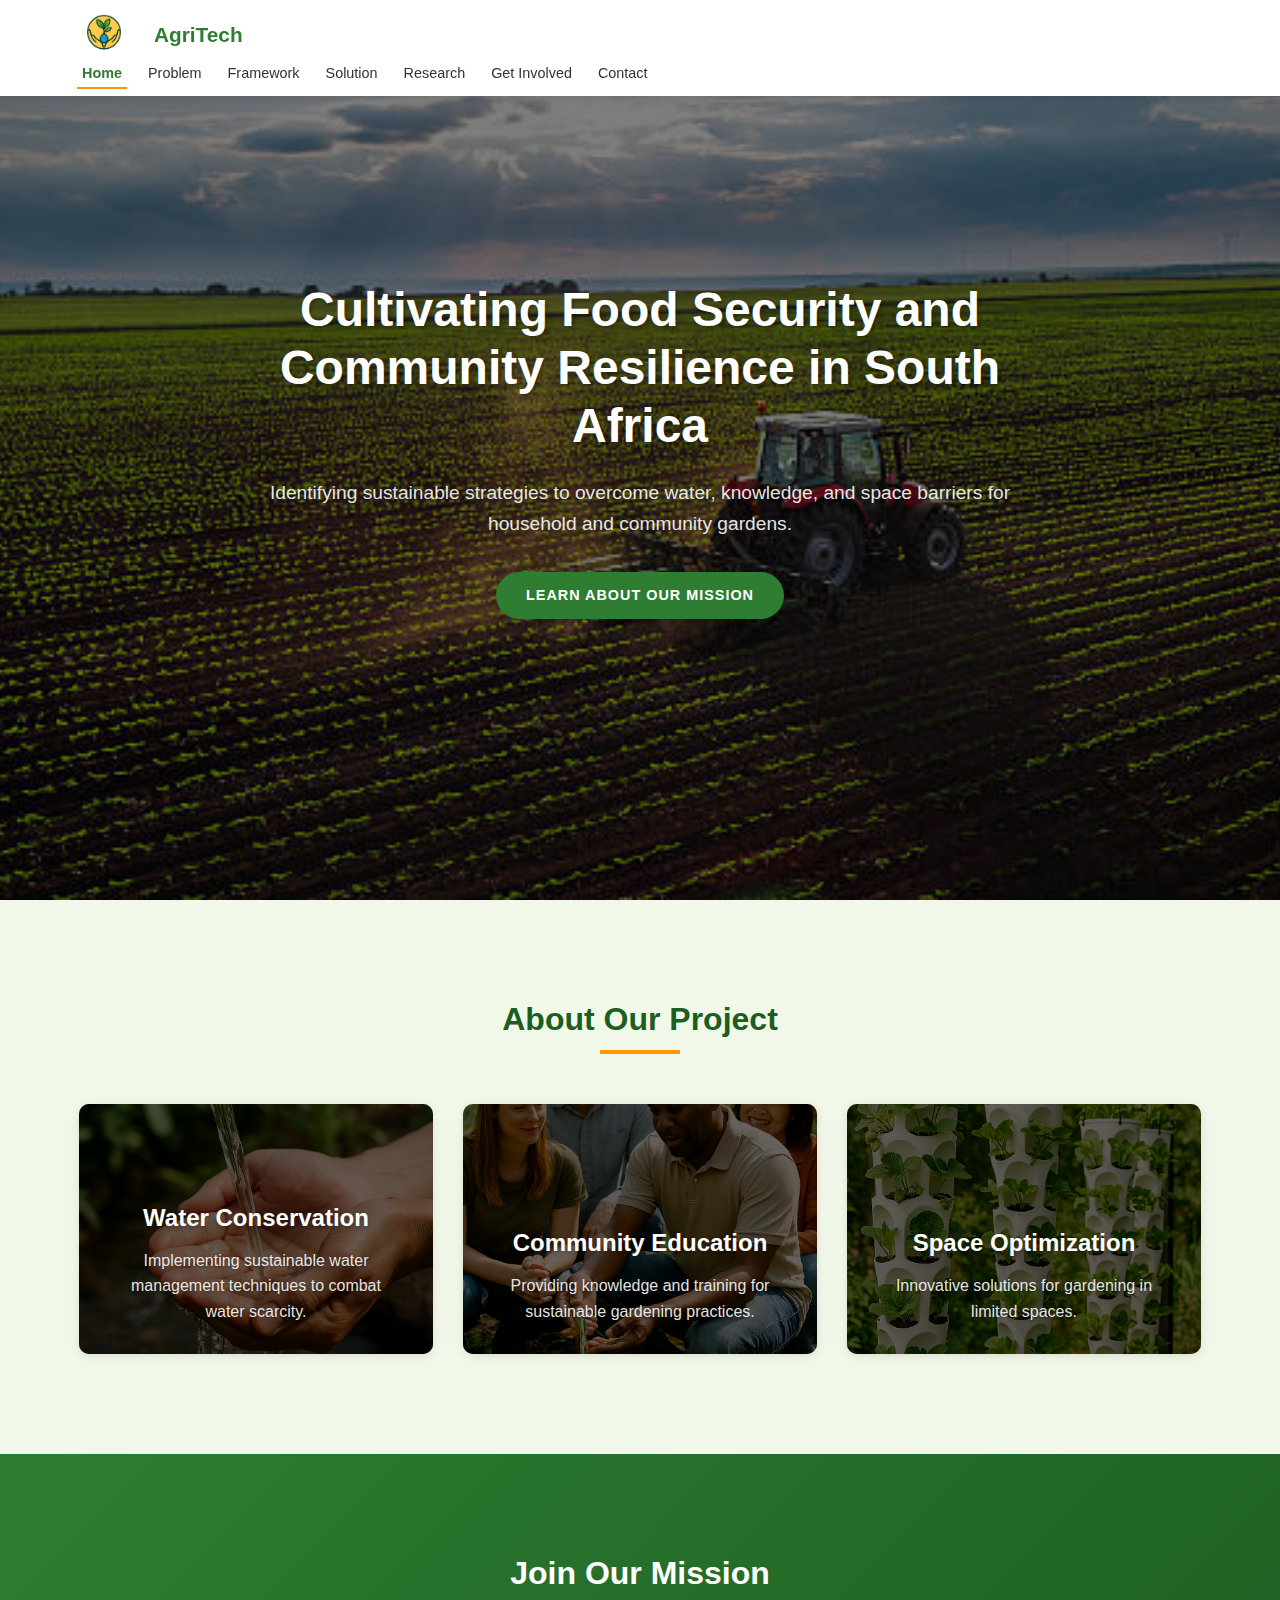
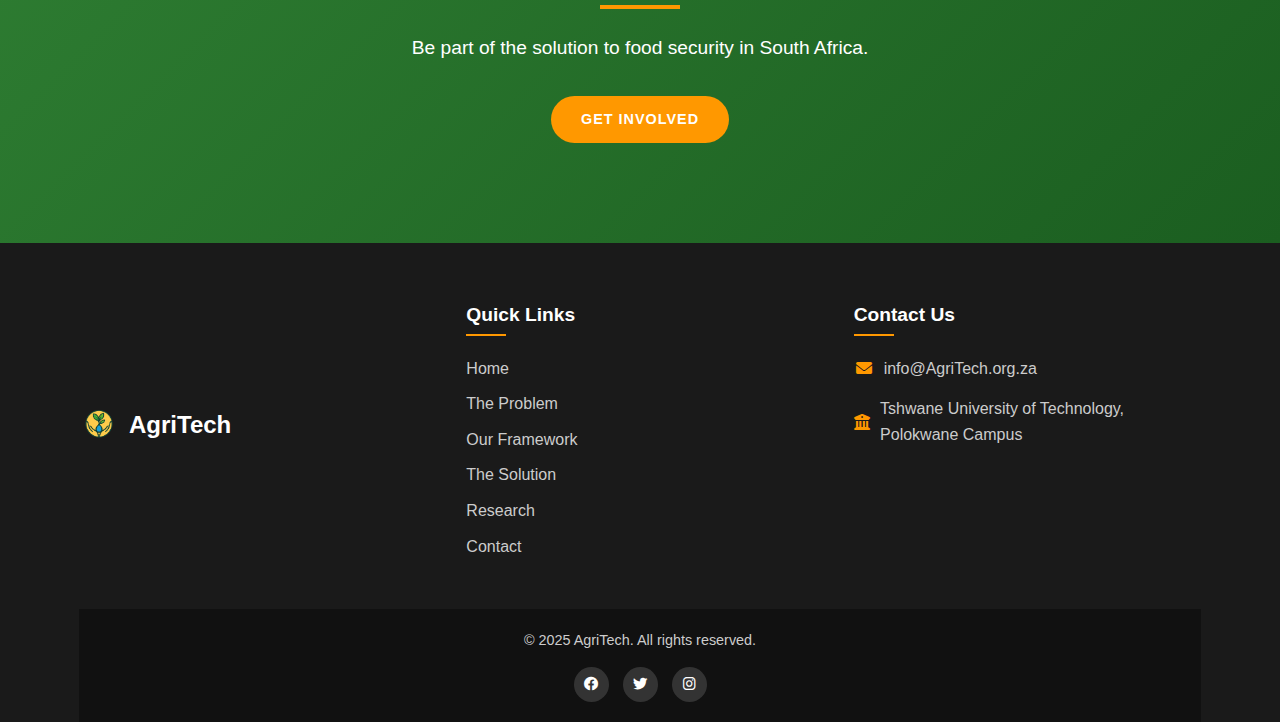
<file: index.html>
<!DOCTYPE html>
<html lang="en">
<head>
    <meta charset="UTF-8">
    <meta name="viewport" content="width=device-width, initial-scale=1.0">
    <title>AgriTech - Cultivating Food Security</title>
    <link rel="stylesheet" href="css/style.css">
    <link rel="stylesheet" href="https://cdnjs.cloudflare.com/ajax/libs/font-awesome/6.0.0-beta3/css/all.min.css">
</head>
<body>
    <!-- Header -->
    <header>
        <div class="container">
            <div class="logo">
                <img src="Images/logo.png" alt="Project GrowSecure Logo">
                <h1>AgriTech</h1>
            </div>
            <nav>
                <div class="hamburger">
                    <span></span>
                    <span></span>
                    <span></span>
                </div>
                <ul class="nav-links">
                    <li><a href="index.html" class="active">Home</a></li>
                    <li><a href="problem.html">Problem</a></li>
                    <li><a href="framework.html">Framework</a></li>
                    <li><a href="solution.html">Solution</a></li>
                    <li><a href="research.html">Research</a></li>
                    <li><a href="involved.html">Get Involved</a></li>
                    <li><a href="contact.html">Contact</a></li>
                </ul>
            </nav>
        </div>
    </header>

    <!-- Hero Section -->
    <section class="hero">
        <div class="container">
            <div class="hero-content">
                <h1>Cultivating Food Security and Community Resilience in South Africa</h1>
                <p>Identifying sustainable strategies to overcome water, knowledge, and space barriers for household and community gardens.</p>
                <a href="#about" class="btn btn-primary">Learn About Our Mission</a>
            </div>
        </div>
    </section>

    <!-- About Section -->
    <section id="about" class="about">
        <div class="container">
            <h2>About Our Project</h2>
            <div class="about-grid">
                <div class="about-card">
                    <h3>Water Conservation</h3>
                    <p>Implementing sustainable water management techniques to combat water scarcity.</p>
                </div>
                <div class="about-card">
                    <h3>Community Education</h3>
                    <p>Providing knowledge and training for sustainable gardening practices.</p>
                </div>
                <div class="about-card">
                    <h3>Space Optimization</h3>
                    <p>Innovative solutions for gardening in limited spaces.</p>
                </div>
            </div>
        </div>
    </section>

    <!-- Call to Action -->
    <section class="cta">
        <div class="container">
            <h2>Join Our Mission</h2>
            <p>Be part of the solution to food security in South Africa.</p>
            <a href="involved.html" class="btn btn-secondary">Get Involved</a>
        </div>
    </section>

    <!-- Footer -->
    <footer>
        <div class="container">
            <div class="footer-content">
                <div class="footer-logo">
                    <img src="Images/logo.png" alt="AgriTech Logo">
                    <h3>AgriTech</h3>
                </div>
                <div class="footer-links">
                    <h4>Quick Links</h4>
                    <ul>
                        <li><a href="index.html">Home</a></li>
                        <li><a href="problem.html">The Problem</a></li>
                        <li><a href="framework.html">Our Framework</a></li>
                        <li><a href="solution.html">The Solution</a></li>
                        <li><a href="research.html">Research</a></li>
                        <li><a href="contact.html">Contact</a></li>
                    </ul>
                </div>
                <div class="footer-contact">
                    <h4>Contact Us</h4>
                    <p><i class="fas fa-envelope"></i> info@AgriTech.org.za</p>
                    <p><i class="fas fa-university"></i> Tshwane University of Technology, Polokwane Campus</p>
                </div>
            </div>
            <div class="footer-bottom">
                <p>&copy; 2025 AgriTech. All rights reserved.</p>
                <div class="social-links">
                    <a href="#"><i class="fab fa-facebook"></i></a>
                    <a href="#"><i class="fab fa-twitter"></i></a>
                    <a href="#"><i class="fab fa-instagram"></i></a>
                </div>
            </div>
        </div>
    </footer>

    <script src="js/main.js"></script>
</body>
</html>
</file>
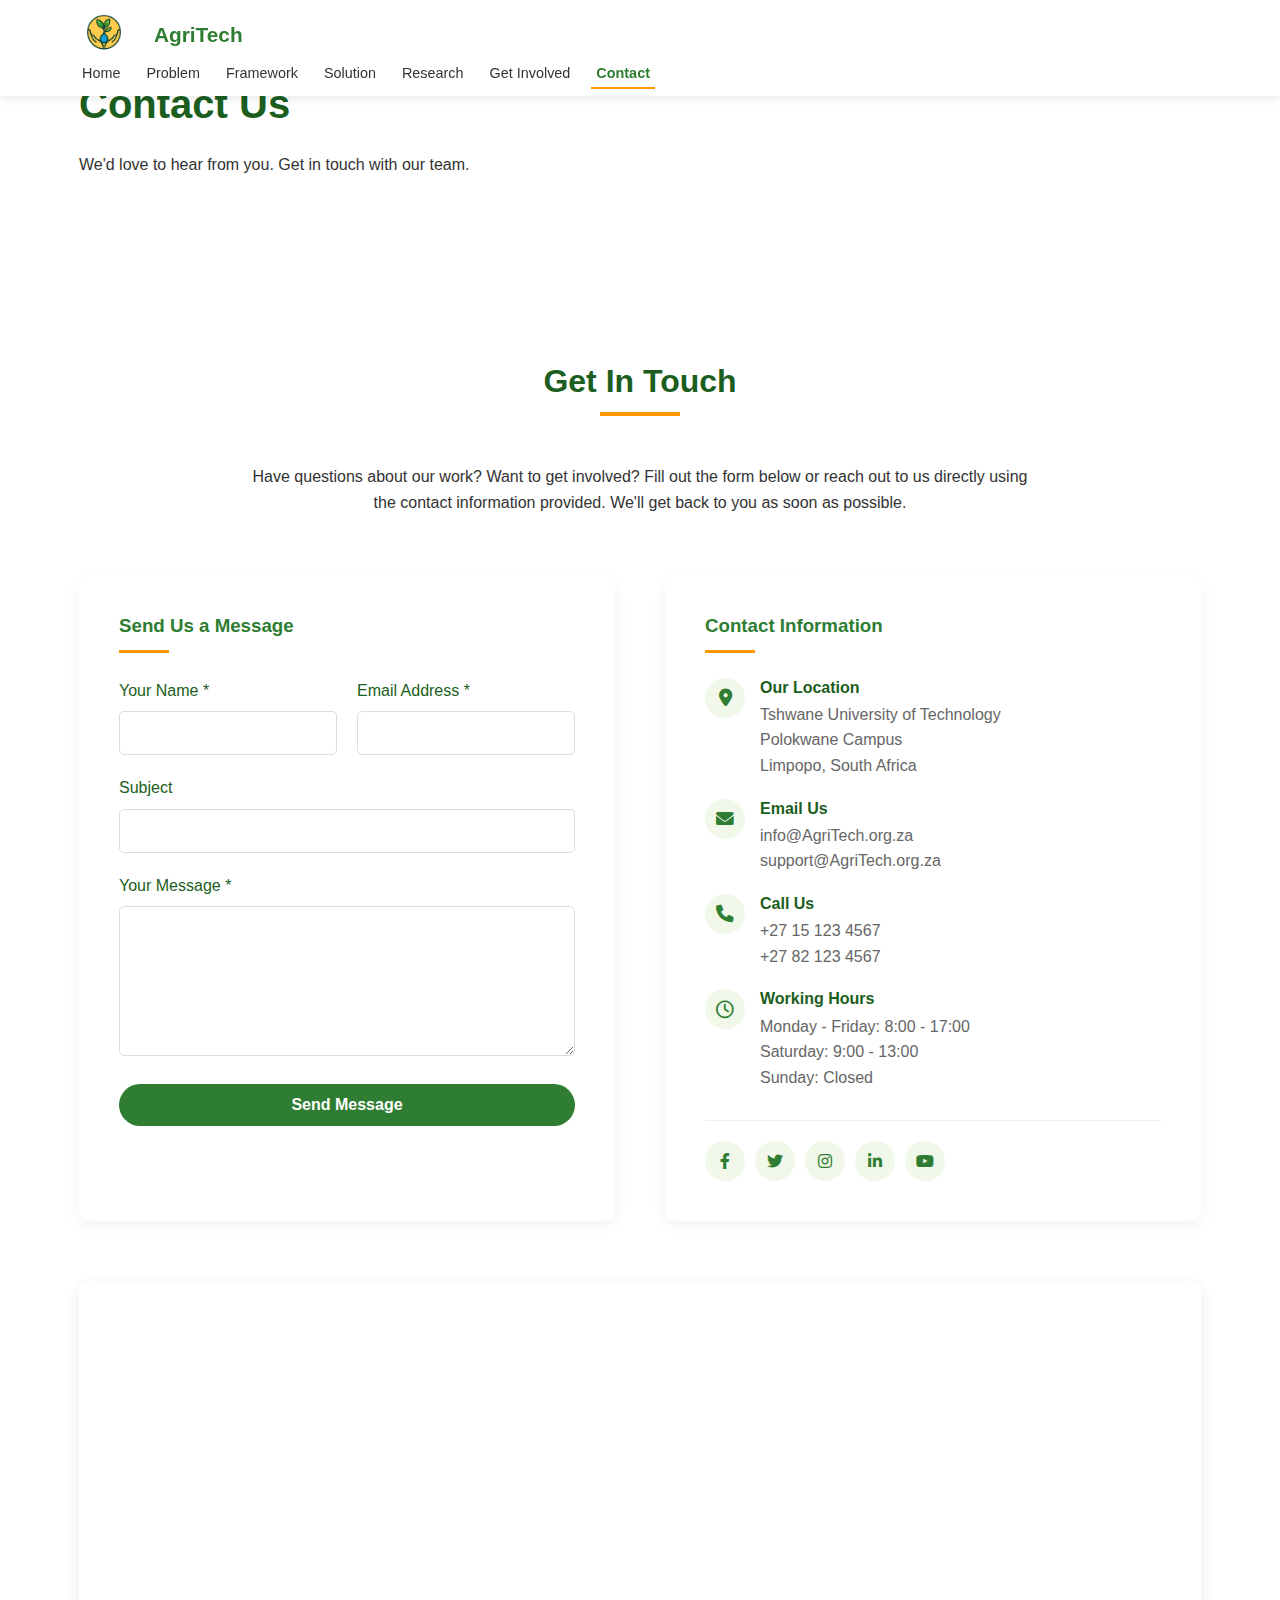
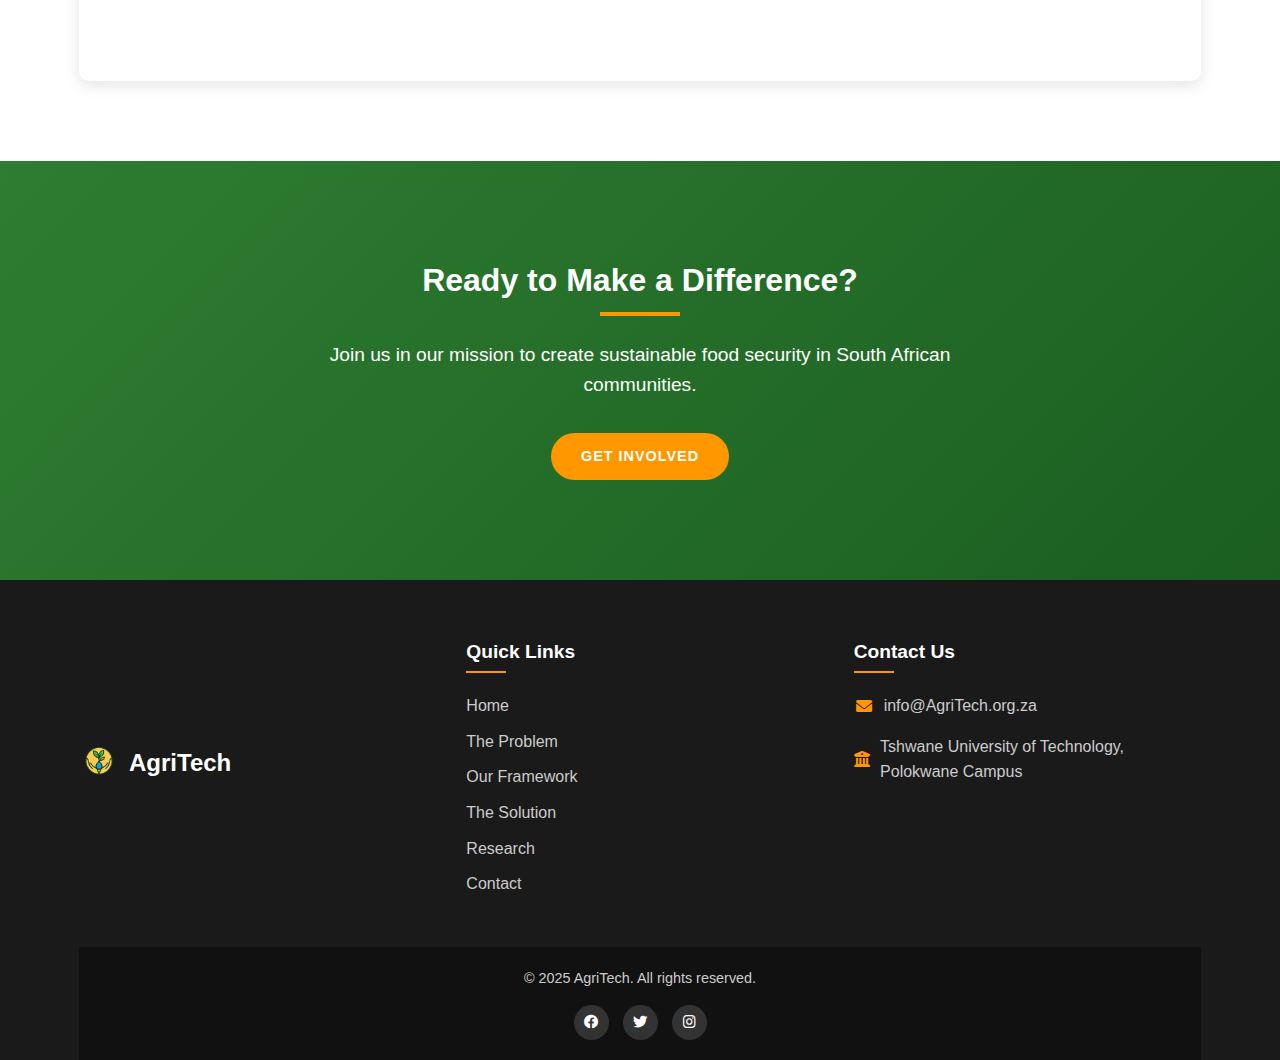
<file: contact.html>
<!DOCTYPE html>
<html lang="en">
<head>
    <meta charset="UTF-8">
    <meta name="viewport" content="width=device-width, initial-scale=1.0">
    <title>Contact Us - AgriTech</title>
    <link rel="stylesheet" href="css/style.css">
    <link rel="stylesheet" href="https://cdnjs.cloudflare.com/ajax/libs/font-awesome/6.0.0-beta3/css/all.min.css">
    <style>
        /* Contact Page Specific Styles */
        .contact-intro {
            text-align: center;
            max-width: 800px;
            margin: 0 auto 60px;
        }

        .contact-container {
            display: grid;
            grid-template-columns: 1fr 1fr;
            gap: 50px;
            margin-bottom: 60px;
        }

        .contact-info {
            background: white;
            padding: 40px;
            border-radius: 10px;
            box-shadow: 0 5px 15px rgba(0, 0, 0, 0.05);
            align-self: start;
        }

        .contact-info h3 {
            color: var(--primary-color);
            margin-bottom: 25px;
            position: relative;
            padding-bottom: 15px;
        }

        .contact-info h3::after {
            content: '';
            position: absolute;
            bottom: 0;
            left: 0;
            width: 50px;
            height: 3px;
            background-color: var(--accent-color);
        }

        .info-item {
            display: flex;
            margin-bottom: 20px;
            align-items: flex-start;
        }

        .info-icon {
            width: 40px;
            height: 40px;
            background-color: var(--light-color);
            border-radius: 50%;
            display: flex;
            align-items: center;
            justify-content: center;
            margin-right: 15px;
            color: var(--primary-color);
            font-size: 1.1rem;
            flex-shrink: 0;
        }

        .info-content h4 {
            margin: 0 0 5px;
            color: var(--dark-color);
        }

        .info-content p, .info-content a {
            margin: 0;
            color: var(--text-light);
            text-decoration: none;
            transition: color 0.3s ease;
        }

        .info-content a:hover {
            color: var(--primary-color);
        }

        .social-links-contact {
            display: flex;
            margin-top: 30px;
            padding-top: 20px;
            border-top: 1px solid #eee;
        }

        .social-links-contact a {
            display: flex;
            align-items: center;
            justify-content: center;
            width: 40px;
            height: 40px;
            background-color: var(--light-color);
            border-radius: 50%;
            margin-right: 10px;
            color: var(--primary-color);
            transition: all 0.3s ease;
        }

        .social-links-contact a:hover {
            background-color: var(--primary-color);
            color: white;
            transform: translateY(-3px);
        }

        .contact-form {
            background: white;
            padding: 40px;
            border-radius: 10px;
            box-shadow: 0 5px 15px rgba(0, 0, 0, 0.05);
        }

        .contact-form h3 {
            color: var(--primary-color);
            margin-bottom: 25px;
            position: relative;
            padding-bottom: 15px;
        }

        .contact-form h3::after {
            content: '';
            position: absolute;
            bottom: 0;
            left: 0;
            width: 50px;
            height: 3px;
            background-color: var(--accent-color);
        }

        .form-group {
            margin-bottom: 20px;
        }

        .form-group label {
            display: block;
            margin-bottom: 8px;
            font-weight: 500;
            color: var(--dark-color);
        }

        .form-control {
            width: 100%;
            padding: 12px 15px;
            border: 1px solid #ddd;
            border-radius: 5px;
            font-size: 1rem;
            transition: border-color 0.3s ease;
        }

        .form-control:focus {
            border-color: var(--primary-color);
            outline: none;
            box-shadow: 0 0 0 3px rgba(46, 125, 50, 0.1);
        }

        textarea.form-control {
            min-height: 150px;
            resize: vertical;
        }

        .form-row {
            display: grid;
            grid-template-columns: 1fr 1fr;
            gap: 20px;
        }

        .btn-submit {
            background-color: var(--primary-color);
            color: white;
            border: none;
            padding: 12px 30px;
            border-radius: 30px;
            font-size: 1rem;
            font-weight: 600;
            cursor: pointer;
            transition: all 0.3s ease;
            width: 100%;
        }

        .btn-submit:hover {
            background-color: var(--dark-color);
            transform: translateY(-2px);
            box-shadow: 0 5px 15px rgba(0, 0, 0, 0.1);
        }

        .map-container {
            height: 400px;
            margin-top: 60px;
            border-radius: 10px;
            overflow: hidden;
            box-shadow: 0 5px 15px rgba(0, 0, 0, 0.1);
        }

        .map-container iframe {
            width: 100%;
            height: 100%;
            border: none;
        }

        @media (max-width: 992px) {
            .contact-container {
                grid-template-columns: 1fr;
                gap: 30px;
            }
            
            .form-row {
                grid-template-columns: 1fr;
                gap: 0;
            }
        }

        @media (max-width: 576px) {
            .contact-info, .contact-form {
                padding: 25px;
            }
        }
    </style>
</head>
<body>
    <!-- Header -->
    <header>
        <div class="container">
            <div class="logo">
                <img src="Images/logo.png" alt="AgriTech Logo">
                <h1>AgriTech</h1>
            </div>
            <nav>
                <div class="hamburger">
                    <span></span>
                    <span></span>
                    <span></span>
                </div>
                <ul class="nav-links">
                    <li><a href="index.html">Home</a></li>
                    <li><a href="problem.html">Problem</a></li>
                    <li><a href="framework.html">Framework</a></li>
                    <li><a href="solution.html">Solution</a></li>
                    <li><a href="research.html">Research</a></li>
                    <li><a href="involved.html">Get Involved</a></li>
                    <li><a href="contact.html" class="active">Contact</a></li>
                </ul>
            </nav>
        </div>
    </header>

    <!-- Page Header -->
    <section class="page-header">
        <div class="container">
            <h1>Contact Us</h1>
            <p>We'd love to hear from you. Get in touch with our team.</p>
        </div>
    </section>

    <!-- Contact Section -->
    <section class="contact-section">
        <div class="container">
            <div class="contact-intro">
                <h2>Get In Touch</h2>
                <p>Have questions about our work? Want to get involved? Fill out the form below or reach out to us directly using the contact information provided. We'll get back to you as soon as possible.</p>
            </div>

            <div class="contact-container">
                <!-- Contact Form -->
                <div class="contact-form">
                    <h3>Send Us a Message</h3>
                    <form id="contactForm">
                        <div class="form-row">
                            <div class="form-group">
                                <label for="name">Your Name *</label>
                                <input type="text" id="name" class="form-control" required>
                            </div>
                            <div class="form-group">
                                <label for="email">Email Address *</label>
                                <input type="email" id="email" class="form-control" required>
                            </div>
                        </div>

                        <div class="form-group">
                            <label for="subject">Subject</label>
                            <input type="text" id="subject" class="form-control">
                        </div>

                        <div class="form-group">
                            <label for="message">Your Message *</label>
                            <textarea id="message" class="form-control" required></textarea>
                        </div>

                        <button type="submit" class="btn-submit">Send Message</button>
                    </form>
                </div>

                <!-- Contact Information -->
                <div class="contact-info">
                    <h3>Contact Information</h3>
                    
                    <div class="info-item">
                        <div class="info-icon">
                            <i class="fas fa-map-marker-alt"></i>
                        </div>
                        <div class="info-content">
                            <h4>Our Location</h4>
                            <p>Tshwane University of Technology<br>Polokwane Campus<br>Limpopo, South Africa</p>
                        </div>
                    </div>

                    <div class="info-item">
                        <div class="info-icon">
                            <i class="fas fa-envelope"></i>
                        </div>
                        <div class="info-content">
                            <h4>Email Us</h4>
                            <p><a href="mailto:info@growsecure.org.za">info@AgriTech.org.za</a><br>
                            <a href="mailto:support@growsecure.org.za">support@AgriTech.org.za</a></p>
                        </div>
                    </div>

                    <div class="info-item">
                        <div class="info-icon">
                            <i class="fas fa-phone"></i>
                        </div>
                        <div class="info-content">
                            <h4>Call Us</h4>
                            <p><a href="tel:+27151234567">+27 15 123 4567</a><br>
                            <a href="tel:+27821234567">+27 82 123 4567</a></p>
                        </div>
                    </div>

                    <div class="info-item">
                        <div class="info-icon">
                            <i class="far fa-clock"></i>
                        </div>
                        <div class="info-content">
                            <h4>Working Hours</h4>
                            <p>Monday - Friday: 8:00 - 17:00<br>
                            Saturday: 9:00 - 13:00<br>
                            Sunday: Closed</p>
                        </div>
                    </div>

                    <div class="social-links-contact">
                        <a href="#" aria-label="Facebook"><i class="fab fa-facebook-f"></i></a>
                        <a href="#" aria-label="Twitter"><i class="fab fa-twitter"></i></a>
                        <a href="#" aria-label="Instagram"><i class="fab fa-instagram"></i></a>
                        <a href="#" aria-label="LinkedIn"><i class="fab fa-linkedin-in"></i></a>
                        <a href="#" aria-label="YouTube"><i class="fab fa-youtube"></i></a>
                    </div>
                </div>
            </div>

            <!-- Map -->
            <div class="map-container">
                <iframe src="https://www.google.com/maps/embed?pb=!1m18!1m12!1m3!1d3662.927981938004!2d29.46117731534229!3d-23.40201018480062!2m3!1f0!2f0!3f0!3m2!1i1024!2i768!4f13.1!3m3!1m2!1s0x1ec6d8b4f6c5f5a5%3A0x1e3a1d1b1b1b1b1b!2sTshwane%20University%20of%20Technology%2C%20Polokwane%20Campus!5e0!3m2!1sen!2sza!4v1620000000000!5m2!1sen!2sza" allowfullscreen="" loading="lazy"></iframe>
            </div>
        </div>
    </section>

    <!-- Call to Action -->
    <section class="cta">
        <div class="container">
            <h2>Ready to Make a Difference?</h2>
            <p>Join us in our mission to create sustainable food security in South African communities.</p>
            <a href="involved.html" class="btn btn-secondary">Get Involved</a>
        </div>
    </section>

    <!-- Footer -->
    <footer>
        <div class="container">
            <div class="footer-content">
                <div class="footer-logo">
                    <img src="Images/logo.png" alt="AgriTech Logo">
                    <h3>AgriTech</h3>
                </div>
                <div class="footer-links">
                    <h4>Quick Links</h4>
                    <ul>
                        <li><a href="index.html">Home</a></li>
                        <li><a href="problem.html">The Problem</a></li>
                        <li><a href="framework.html">Our Framework</a></li>
                        <li><a href="solution.html">The Solution</a></li>
                        <li><a href="research.html">Research</a></li>
                        <li><a href="contact.html">Contact</a></li>
                    </ul>
                </div>
                <div class="footer-contact">
                    <h4>Contact Us</h4>
                    <p><i class="fas fa-envelope"></i> info@AgriTech.org.za</p>
                    <p><i class="fas fa-university"></i> Tshwane University of Technology, Polokwane Campus</p>
                </div>
            </div>
            <div class="footer-bottom">
                <p>&copy; 2025 AgriTech. All rights reserved.</p>
                <div class="social-links">
                    <a href="#"><i class="fab fa-facebook"></i></a>
                    <a href="#"><i class="fab fa-twitter"></i></a>
                    <a href="#"><i class="fab fa-instagram"></i></a>
                </div>
            </div>
        </div>
    </footer>

    <script src="js/main.js"></script>
    <script>
        // Form submission handling
        document.getElementById('contactForm').addEventListener('submit', function(e) {
            e.preventDefault();
            
            // Get form values
            const name = document.getElementById('name').value;
            const email = document.getElementById('email').value;
            
            // Show success message
            alert(`Thank you, ${name}! We've received your message and will get back to you at ${email} as soon as possible.`);
            
            // Reset form
            this.reset();
        });
    </script>
</body>
</html>
</file>
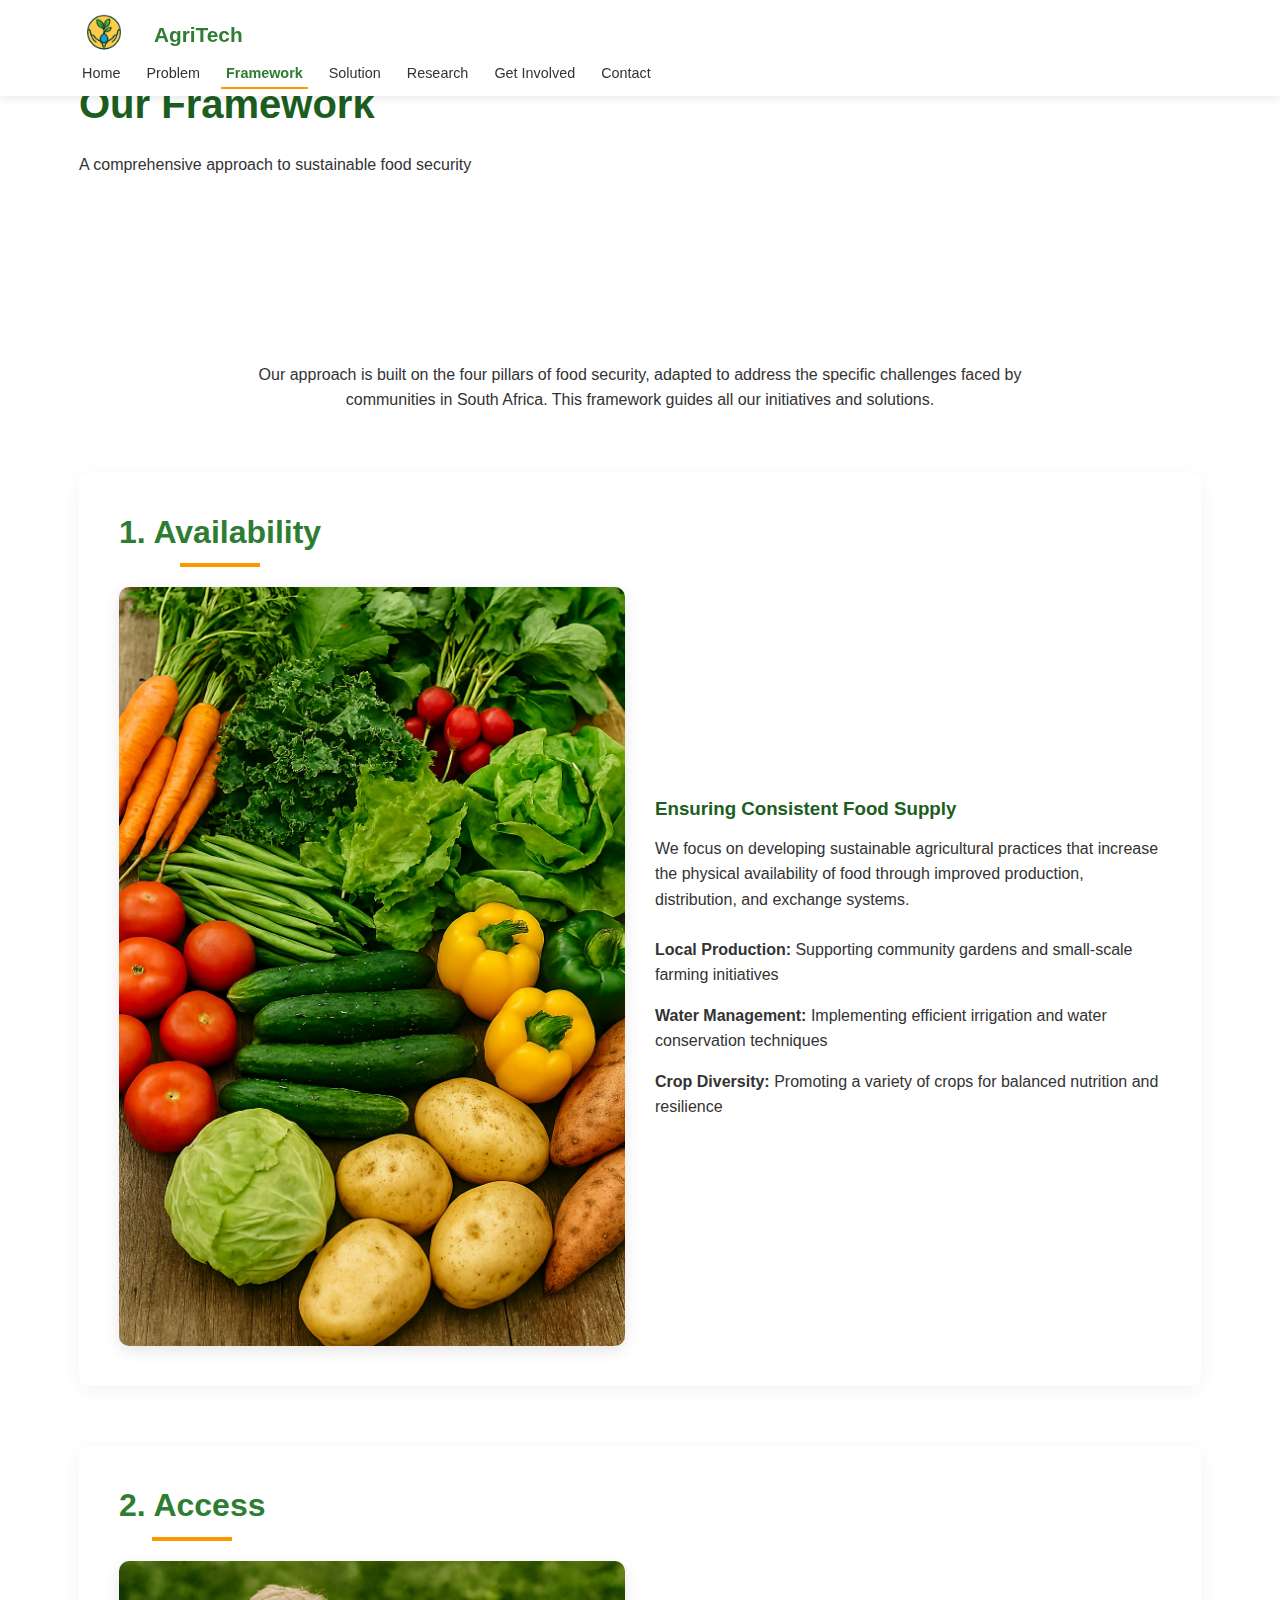
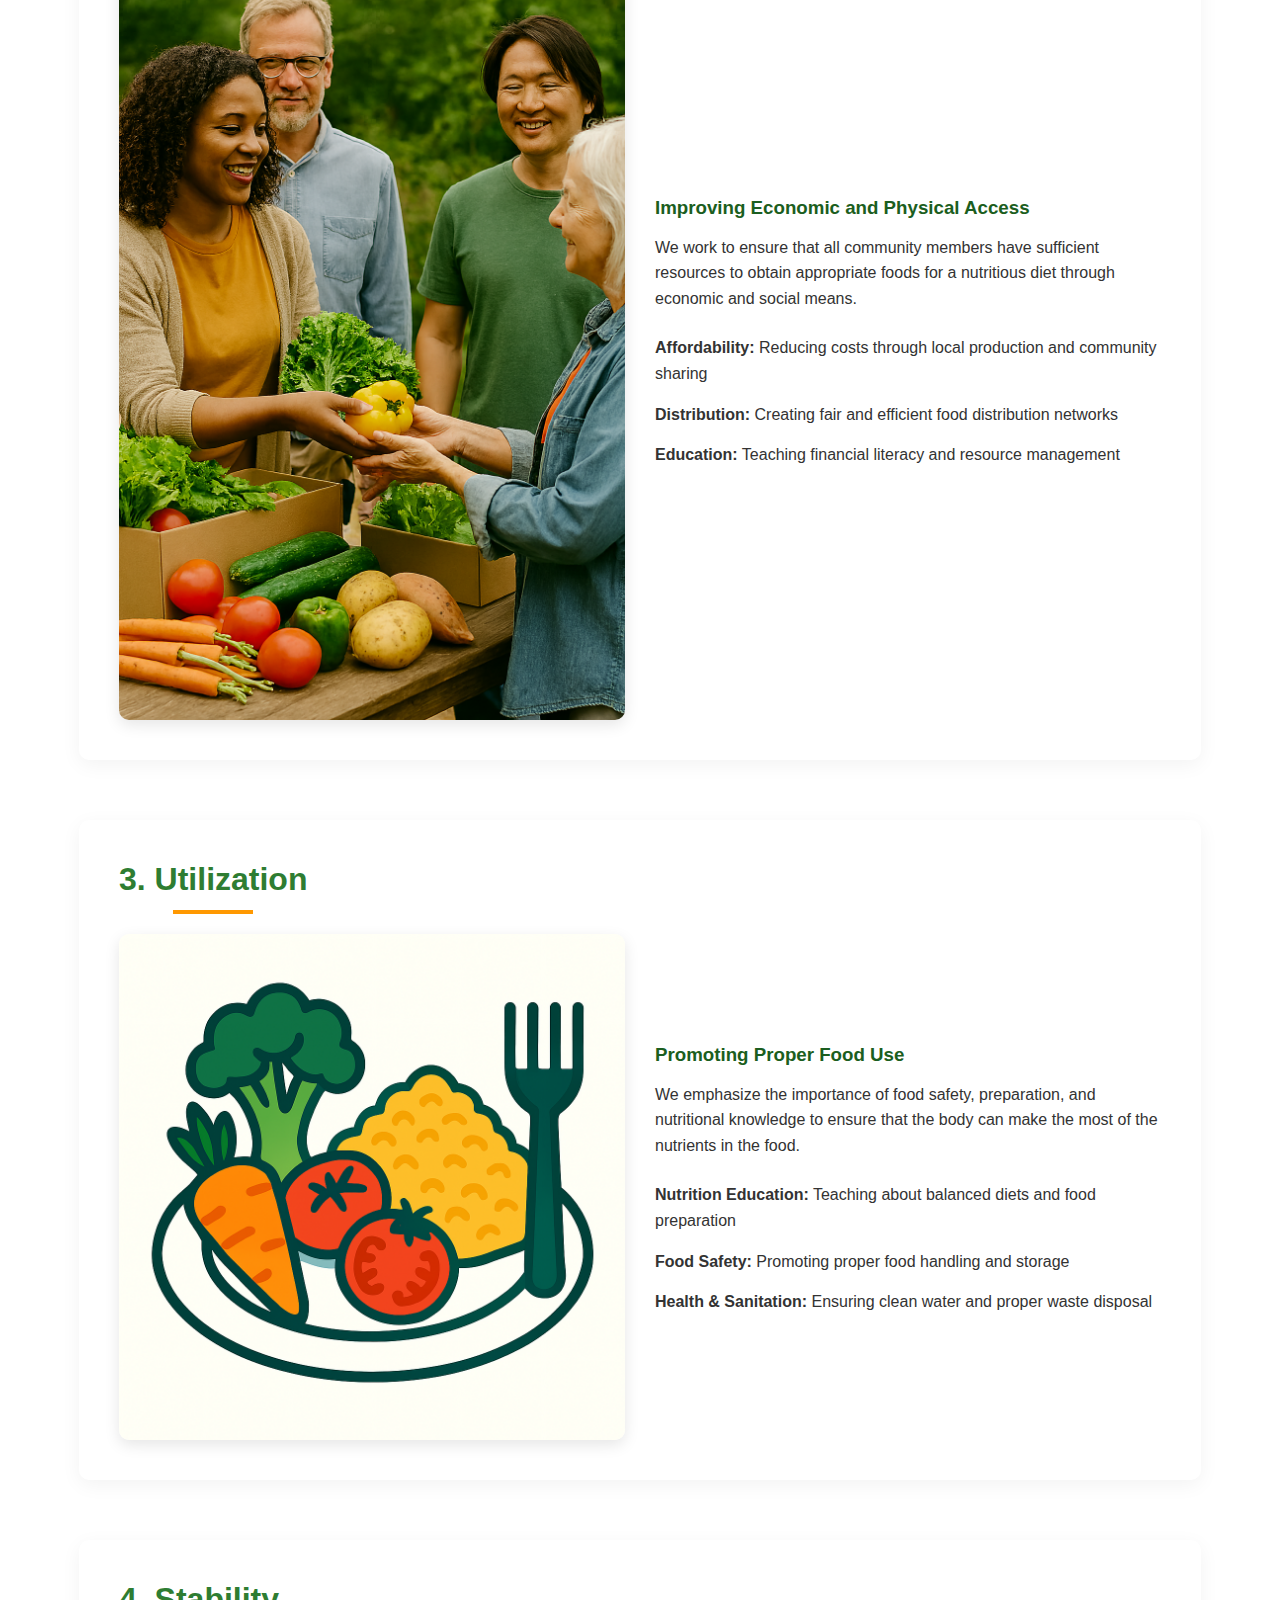
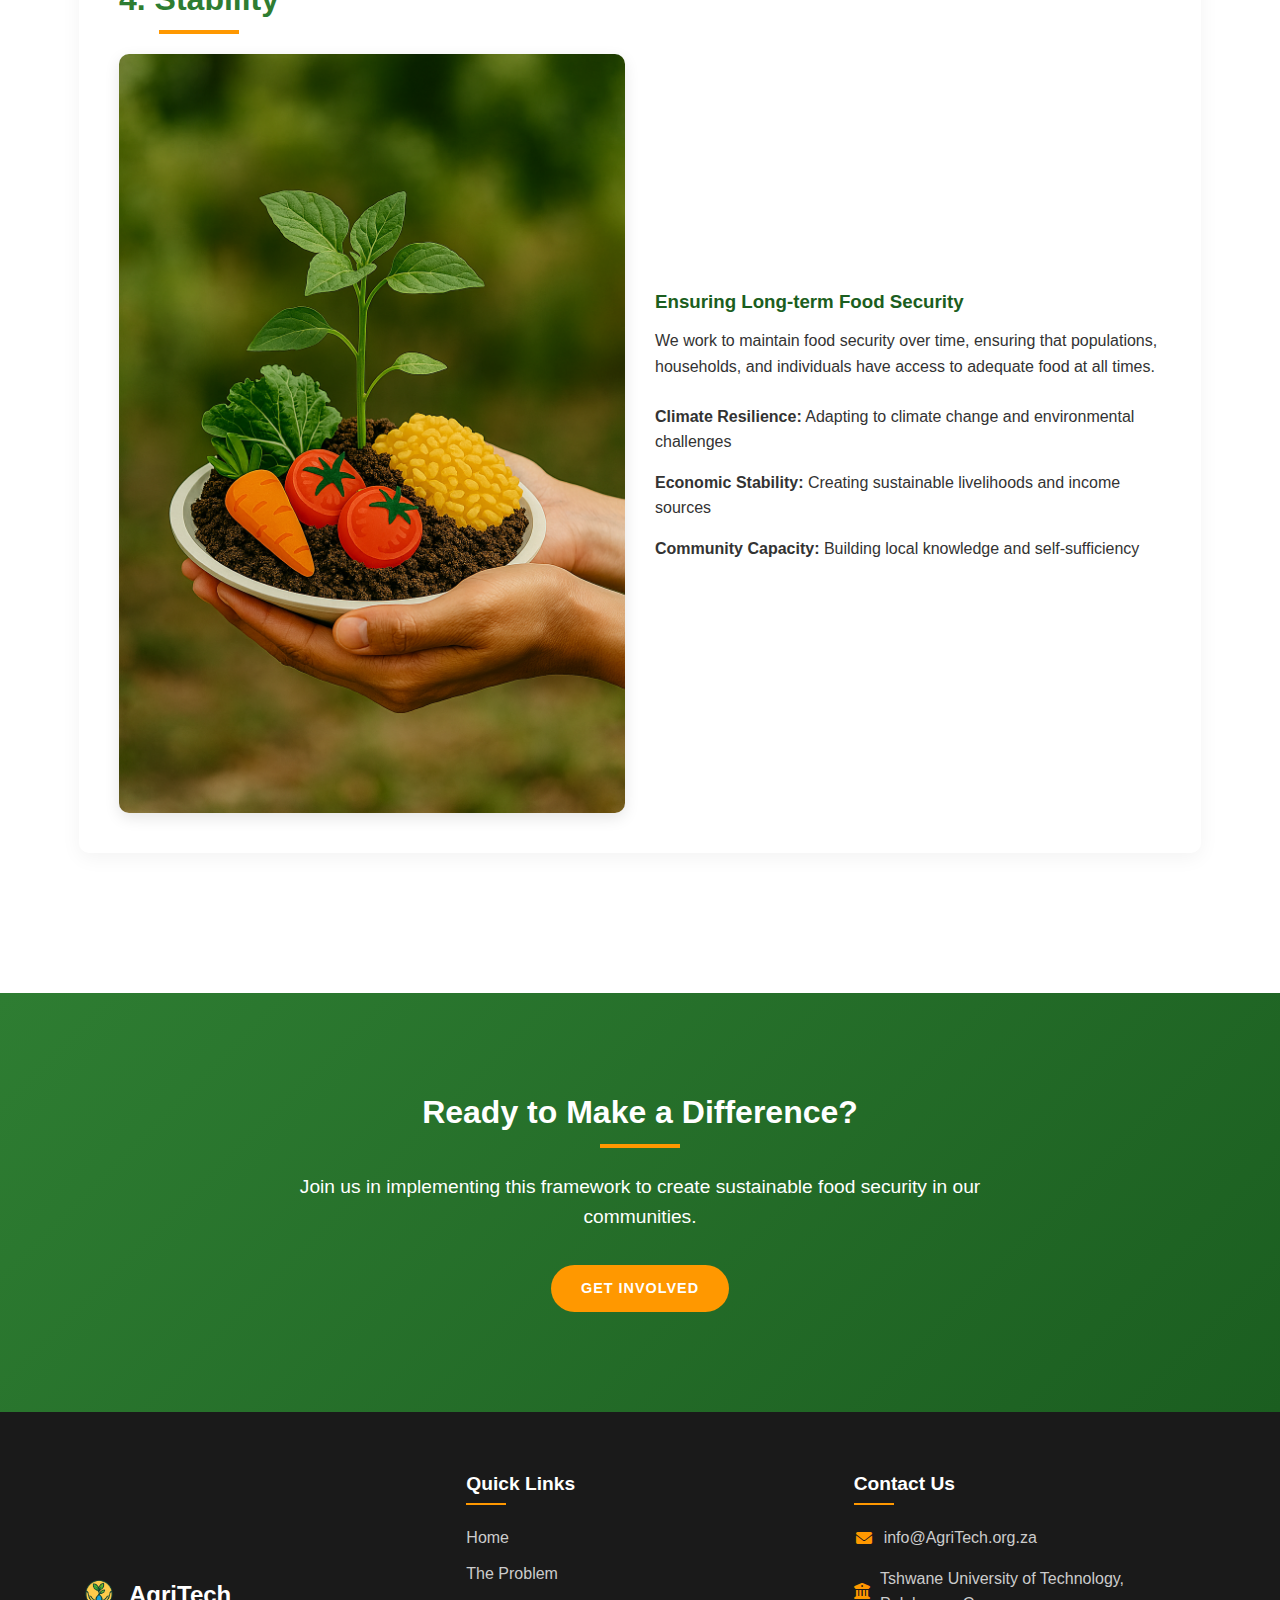
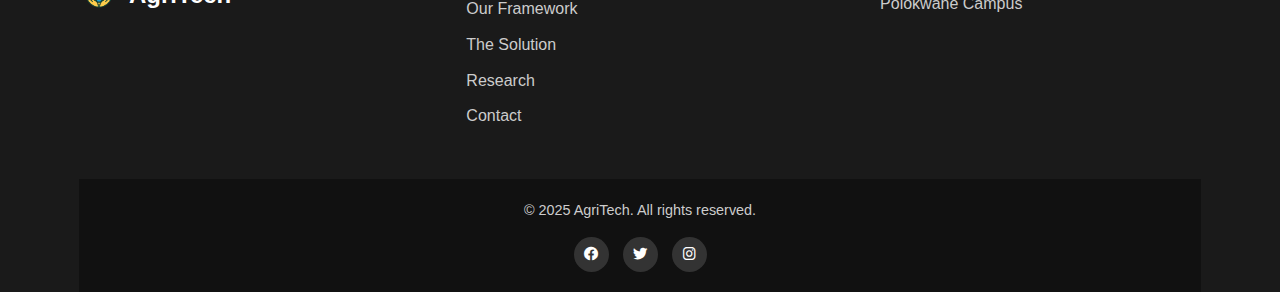
<file: framework.html>
<!DOCTYPE html>
<html lang="en">
<head>
    <meta charset="UTF-8">
    <meta name="viewport" content="width=device-width, initial-scale=1.0">
    <title>Our Framework - AgriTech</title>
    <link rel="stylesheet" href="css/style.css">
    <link rel="stylesheet" href="https://cdnjs.cloudflare.com/ajax/libs/font-awesome/6.0.0-beta3/css/all.min.css">
    <style>
        /* Framework Page Specific Styles */
        .framework-intro {
            text-align: center;
            max-width: 800px;
            margin: 0 auto 60px;
        }

        .pillar {
            margin-bottom: 60px;
            padding: 40px;
            border-radius: 10px;
            background-color: #fff;
            box-shadow: 0 5px 20px rgba(0, 0, 0, 0.05);
            transition: all 0.3s ease;
        }

        .pillar:hover {
            transform: translateY(-5px);
            box-shadow: 0 15px 30px rgba(0, 0, 0, 0.1);
        }

        .pillar-header {
            display: flex;
            align-items: center;
            margin-bottom: 20px;
        }

        .pillar-icon {
            width: 60px;
            height: 60px;
            background-color: var(--primary-color);
            border-radius: 50%;
            display: flex;
            align-items: center;
            justify-content: center;
            margin-right: 20px;
            color: white;
            font-size: 24px;
        }

        .pillar h2 {
            margin: 0;
            color: var(--primary-color);
        }

        .pillar-content {
            display: grid;
            grid-template-columns: 1fr 1fr;
            gap: 30px;
            align-items: center;
        }

        .pillar-image {
            border-radius: 10px;
            overflow: hidden;
            box-shadow: 0 5px 15px rgba(0, 0, 0, 0.1);
        }

        .pillar-image img {
            width: 100%;
            height: auto;
            display: block;
        }

        .pillar-details h3 {
            color: var(--dark-color);
            margin-bottom: 15px;
        }

        .pillar-features {
            margin-top: 20px;
        }

        .feature-item {
            display: flex;
            align-items: flex-start;
            margin-bottom: 15px;
        }

        .feature-icon {
            color: var(--accent-color);
            margin-right: 15px;
            font-size: 18px;
            margin-top: 3px;
        }

        @media (max-width: 768px) {
            .pillar-content {
                grid-template-columns: 1fr;
            }
            
            .pillar {
                padding: 25px;
            }
        }
    </style>
</head>
<body>
    <!-- Header -->
    <header>
        <div class="container">
            <div class="logo">
                <img src="Images/logo.png" alt="AgriTech Logo">
                <h1>AgriTech</h1>
            </div>
            <nav>
                <div class="hamburger">
                    <span></span>
                    <span></span>
                    <span></span>
                </div>
                <ul class="nav-links">
                    <li><a href="index.html">Home</a></li>
                    <li><a href="problem.html">Problem</a></li>
                    <li><a href="framework.html" class="active">Framework</a></li>
                    <li><a href="solution.html">Solution</a></li>
                    <li><a href="research.html">Research</a></li>
                    <li><a href="involved.html">Get Involved</a></li>
                    <li><a href="contact.html">Contact</a></li>
                </ul>
            </nav>
        </div>
    </header>

    <!-- Page Header -->
    <section class="page-header">
        <div class="container">
            <h1>Our Framework</h1>
            <p>A comprehensive approach to sustainable food security</p>
        </div>
    </section>

    <!-- Framework Section -->
    <section class="framework-section">
        <div class="container">
            <div class="framework-intro">
                <p>Our approach is built on the four pillars of food security, adapted to address the specific challenges faced by communities in South Africa. This framework guides all our initiatives and solutions.</p>
            </div>

            <!-- Pillar 1 -->
            <div class="pillar">
                <div class="pillar-header">
                  
                    <h2>1. Availability</h2>
                </div>
                <div class="pillar-content">
                    <div class="pillar-image">
                        <img src="Images/availability.png" alt="Food Availability">
                    </div>
                    <div class="pillar-details">
                        <h3>Ensuring Consistent Food Supply</h3>
                        <p>We focus on developing sustainable agricultural practices that increase the physical availability of food through improved production, distribution, and exchange systems.</p>
                        
                        <div class="pillar-features">
                            <div class="feature-item">
                           
                                <div class="feature-text">
                                    <strong>Local Production:</strong> Supporting community gardens and small-scale farming initiatives
                                </div>
                            </div>
                            <div class="feature-item">
                              
                                <div class="feature-text">
                                    <strong>Water Management:</strong> Implementing efficient irrigation and water conservation techniques
                                </div>
                            </div>
                            <div class="feature-item">
                               
                                <div class="feature-text">
                                    <strong>Crop Diversity:</strong> Promoting a variety of crops for balanced nutrition and resilience
                                </div>
                            </div>
                        </div>
                    </div>
                </div>
            </div>

            <!-- Pillar 2 -->
            <div class="pillar">
                <div class="pillar-header">
                   
                    <h2>2. Access</h2>
                </div>
                <div class="pillar-content">
                    <div class="pillar-image">
                        <img src="Images/access.png" alt="Food Access">
                    </div>
                    <div class="pillar-details">
                        <h3>Improving Economic and Physical Access</h3>
                        <p>We work to ensure that all community members have sufficient resources to obtain appropriate foods for a nutritious diet through economic and social means.</p>
                        
                        <div class="pillar-features">
                            <div class="feature-item">
                              
                                <div class="feature-text">
                                    <strong>Affordability:</strong> Reducing costs through local production and community sharing
                                </div>
                            </div>
                            <div class="feature-item">
                              
                                <div class="feature-text">
                                    <strong>Distribution:</strong> Creating fair and efficient food distribution networks
                                </div>
                            </div>
                            <div class="feature-item">
                             
                                <div class="feature-text">
                                    <strong>Education:</strong> Teaching financial literacy and resource management
                                </div>
                            </div>
                        </div>
                    </div>
                </div>
            </div>

            <!-- Pillar 3 -->
            <div class="pillar">
                <div class="pillar-header">
                 
                    <h2>3. Utilization</h2>
                </div>
                <div class="pillar-content">
                    <div class="pillar-image">
                        <img src="Images/utilization.png" alt="Food Utilization">
                    </div>
                    <div class="pillar-details">
                        <h3>Promoting Proper Food Use</h3>
                        <p>We emphasize the importance of food safety, preparation, and nutritional knowledge to ensure that the body can make the most of the nutrients in the food.</p>
                        
                        <div class="pillar-features">
                            <div class="feature-item">

                                <div class="feature-text">
                                    <strong>Nutrition Education:</strong> Teaching about balanced diets and food preparation
                                </div>
                            </div>
                            <div class="feature-item">
                            
                                <div class="feature-text">
                                    <strong>Food Safety:</strong> Promoting proper food handling and storage
                                </div>
                            </div>
                            <div class="feature-item">
                               
                                <div class="feature-text">
                                    <strong>Health & Sanitation:</strong> Ensuring clean water and proper waste disposal
                                </div>
                            </div>
                        </div>
                    </div>
                </div>
            </div>

            <!-- Pillar 4 -->
            <div class="pillar">
                <div class="pillar-header">
                  
                    <h2>4. Stability</h2>
                </div>
                <div class="pillar-content">
                    <div class="pillar-image">
                        <img src="Images/stability.png" alt="Food Stability">
                    </div>
                    <div class="pillar-details">
                        <h3>Ensuring Long-term Food Security</h3>
                        <p>We work to maintain food security over time, ensuring that populations, households, and individuals have access to adequate food at all times.</p>
                        
                        <div class="pillar-features">
                            <div class="feature-item">
                                
                                <div class="feature-text">
                                    <strong>Climate Resilience:</strong> Adapting to climate change and environmental challenges
                                </div>
                            </div>
                            <div class="feature-item">
                               
                                <div class="feature-text">
                                    <strong>Economic Stability:</strong> Creating sustainable livelihoods and income sources
                                </div>
                            </div>
                            <div class="feature-item">
                              
                                <div class="feature-text">
                                    <strong>Community Capacity:</strong> Building local knowledge and self-sufficiency
                                </div>
                            </div>
                        </div>
                    </div>
                </div>
            </div>
        </div>
    </section>

    <!-- Call to Action -->
    <section class="cta">
        <div class="container">
            <h2>Ready to Make a Difference?</h2>
            <p>Join us in implementing this framework to create sustainable food security in our communities.</p>
            <a href="involved.html" class="btn btn-secondary">Get Involved</a>
        </div>
    </section>

    <!-- Footer -->
    <footer>
        <div class="container">
            <div class="footer-content">
                <div class="footer-logo">
                    <img src="Images/logo.png" alt="AgriTech Logo">
                    <h3>AgriTech</h3>
                </div>
                <div class="footer-links">
                    <h4>Quick Links</h4>
                    <ul>
                        <li><a href="index.html">Home</a></li>
                        <li><a href="problem.html">The Problem</a></li>
                        <li><a href="framework.html">Our Framework</a></li>
                        <li><a href="solution.html">The Solution</a></li>
                        <li><a href="research.html">Research</a></li>
                        <li><a href="contact.html">Contact</a></li>
                    </ul>
                </div>
                <div class="footer-contact">
                    <h4>Contact Us</h4>
                    <p><i class="fas fa-envelope"></i> info@AgriTech.org.za</p>
                    <p><i class="fas fa-university"></i> Tshwane University of Technology, Polokwane Campus</p>
                </div>
            </div>
            <div class="footer-bottom">
                <p>&copy; 2025 AgriTech. All rights reserved.</p>
                <div class="social-links">
                    <a href="#"><i class="fab fa-facebook"></i></a>
                    <a href="#"><i class="fab fa-twitter"></i></a>
                    <a href="#"><i class="fab fa-instagram"></i></a>
                </div>
            </div>
        </div>
    </footer>

    <script src="js/main.js"></script>
</body>
</html>
</file>
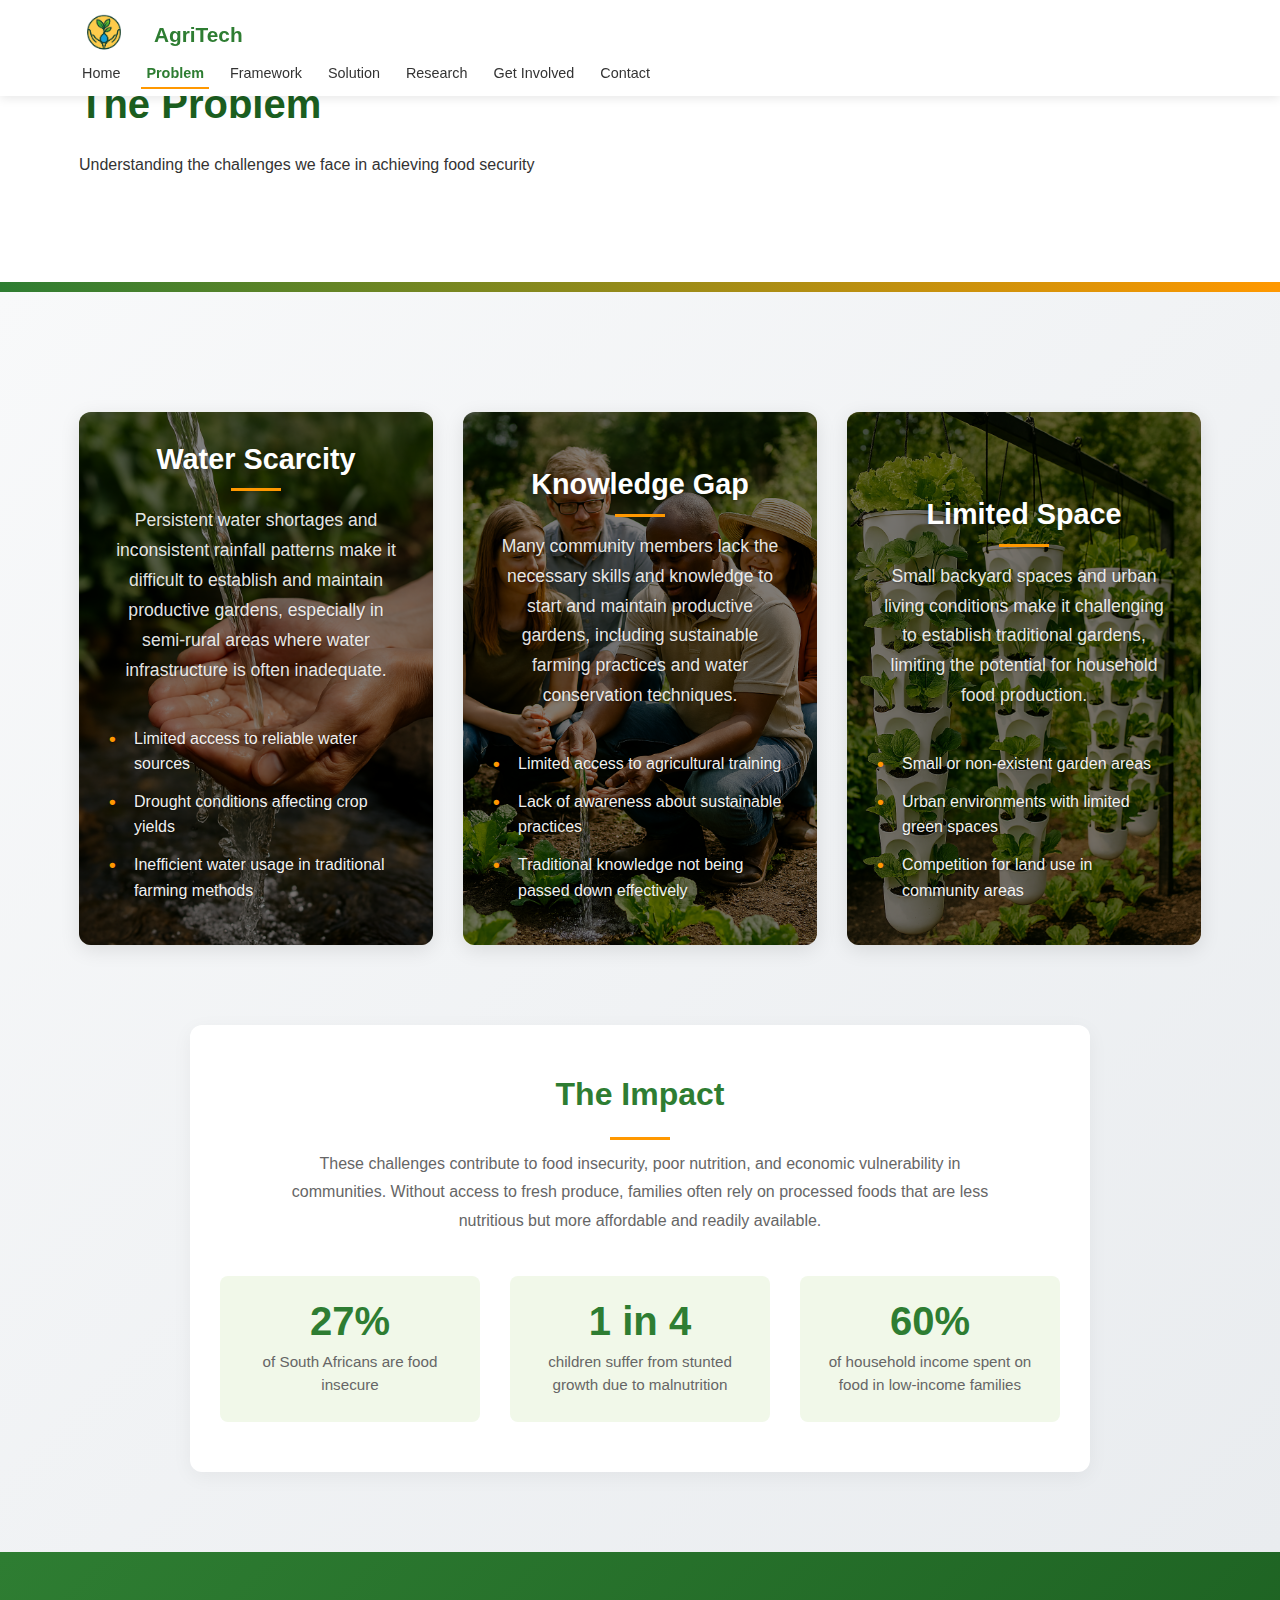
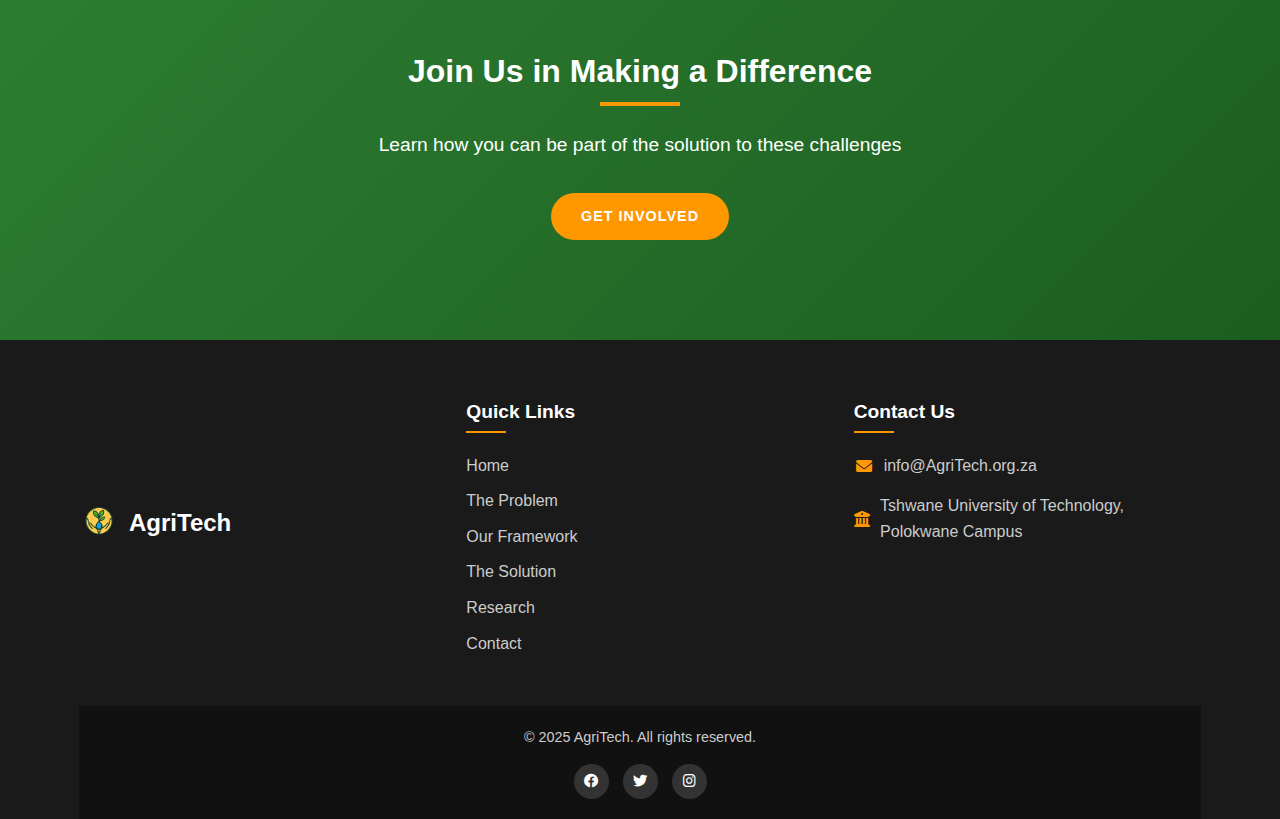
<file: problem.html>
<!DOCTYPE html>
<html lang="en">
<head>
    <meta charset="UTF-8">
    <meta name="viewport" content="width=device-width, initial-scale=1.0">
    <title>The Problem - AgriTech</title>
    <link rel="stylesheet" href="css/style.css">
    <link rel="stylesheet" href="https://cdnjs.cloudflare.com/ajax/libs/font-awesome/6.0.0-beta3/css/all.min.css">
</head>
<body>
    <!-- Header -->
    <header>
        <div class="container">
            <div class="logo">
                <img src="Images/logo.png" alt="AgriTech Logo">
                <h1>AgriTech</h1>
            </div>
            <nav>
                <div class="hamburger">
                    <span></span>
                    <span></span>
                    <span></span>
                </div>
                <ul class="nav-links">
                    <li><a href="index.html">Home</a></li>
                    <li><a href="problem.html" class="active">Problem</a></li>
                    <li><a href="framework.html">Framework</a></li>
                    <li><a href="solution.html">Solution</a></li>
                    <li><a href="research.html">Research</a></li>
                    <li><a href="involved.html">Get Involved</a></li>
                    <li><a href="contact.html">Contact</a></li>
                </ul>
            </nav>
        </div>
    </header>

    <!-- Page Header -->
    <section class="page-header">
        <div class="container">
            <h1>The Problem</h1>
            <p>Understanding the challenges we face in achieving food security</p>
        </div>
    </section>

    <!-- Problem Section -->
    <section class="problem-section">
        <div class="container">
            <div class="problem-grid">
                <div class="problem-card" style="background-image: url('Images/water.png')">
                    <h3>Water Scarcity</h3>
                    <p>Persistent water shortages and inconsistent rainfall patterns make it difficult to establish and maintain productive gardens, especially in semi-rural areas where water infrastructure is often inadequate.</p>
                    <ul class="problem-list">
                        <li>Limited access to reliable water sources</li>
                        <li>Drought conditions affecting crop yields</li>
                        <li>Inefficient water usage in traditional farming methods</li>
                    </ul>
                </div>

                <div class="problem-card" style="background-image: url('Images/education.png')">
                    <h3>Knowledge Gap</h3>
                    <p>Many community members lack the necessary skills and knowledge to start and maintain productive gardens, including sustainable farming practices and water conservation techniques.</p>
                    <ul class="problem-list">
                        <li>Limited access to agricultural training</li>
                        <li>Lack of awareness about sustainable practices</li>
                        <li>Traditional knowledge not being passed down effectively</li>
                    </ul>
                </div>

                <div class="problem-card" style="background-image: url('Images/space.png')">
                    <h3>Limited Space</h3>
                    <p>Small backyard spaces and urban living conditions make it challenging to establish traditional gardens, limiting the potential for household food production.</p>
                    <ul class="problem-list">
                        <li>Small or non-existent garden areas</li>
                        <li>Urban environments with limited green spaces</li>
                        <li>Competition for land use in community areas</li>
                    </ul>
                </div>
            </div>

            <div class="impact-section">
                <h2>The Impact</h2>
                <p>These challenges contribute to food insecurity, poor nutrition, and economic vulnerability in communities. Without access to fresh produce, families often rely on processed foods that are less nutritious but more affordable and readily available.</p>
                
                <div class="stats-grid">
                    <div class="stat-item">
                        <div class="stat-number">27%</div>
                        <div class="stat-label">of South Africans are food insecure</div>
                    </div>
                    <div class="stat-item">
                        <div class="stat-number">1 in 4</div>
                        <div class="stat-label">children suffer from stunted growth due to malnutrition</div>
                    </div>
                    <div class="stat-item">
                        <div class="stat-number">60%</div>
                        <div class="stat-label">of household income spent on food in low-income families</div>
                    </div>
                </div>
            </div>
        </div>
    </section>

    <!-- Call to Action -->
    <section class="cta">
        <div class="container">
            <h2>Join Us in Making a Difference</h2>
            <p>Learn how you can be part of the solution to these challenges</p>
            <a href="involved.html" class="btn btn-secondary">Get Involved</a>
        </div>
    </section>

    <!-- Footer -->
    <footer>
        <div class="container">
            <div class="footer-content">
                <div class="footer-logo">
                    <img src="Images/logo.png" alt="AgriTech Logo">
                    <h3>AgriTech</h3>
                </div>
                <div class="footer-links">
                    <h4>Quick Links</h4>
                    <ul>
                        <li><a href="index.html">Home</a></li>
                        <li><a href="problem.html">The Problem</a></li>
                        <li><a href="framework.html">Our Framework</a></li>
                        <li><a href="solution.html">The Solution</a></li>
                        <li><a href="research.html">Research</a></li>
                        <li><a href="contact.html">Contact</a></li>
                    </ul>
                </div>
                <div class="footer-contact">
                    <h4>Contact Us</h4>
                    <p><i class="fas fa-envelope"></i> info@AgriTech.org.za</p>
                    <p><i class="fas fa-university"></i> Tshwane University of Technology, Polokwane Campus</p>
                </div>
            </div>
            <div class="footer-bottom">
                <p>&copy; 2025 AgriTech. All rights reserved.</p>
                <div class="social-links">
                    <a href="#"><i class="fab fa-facebook"></i></a>
                    <a href="#"><i class="fab fa-twitter"></i></a>
                    <a href="#"><i class="fab fa-instagram"></i></a>
                </div>
            </div>
        </div>
    </footer>

    <script src="js/main.js"></script>
</body>
</html>
</file>
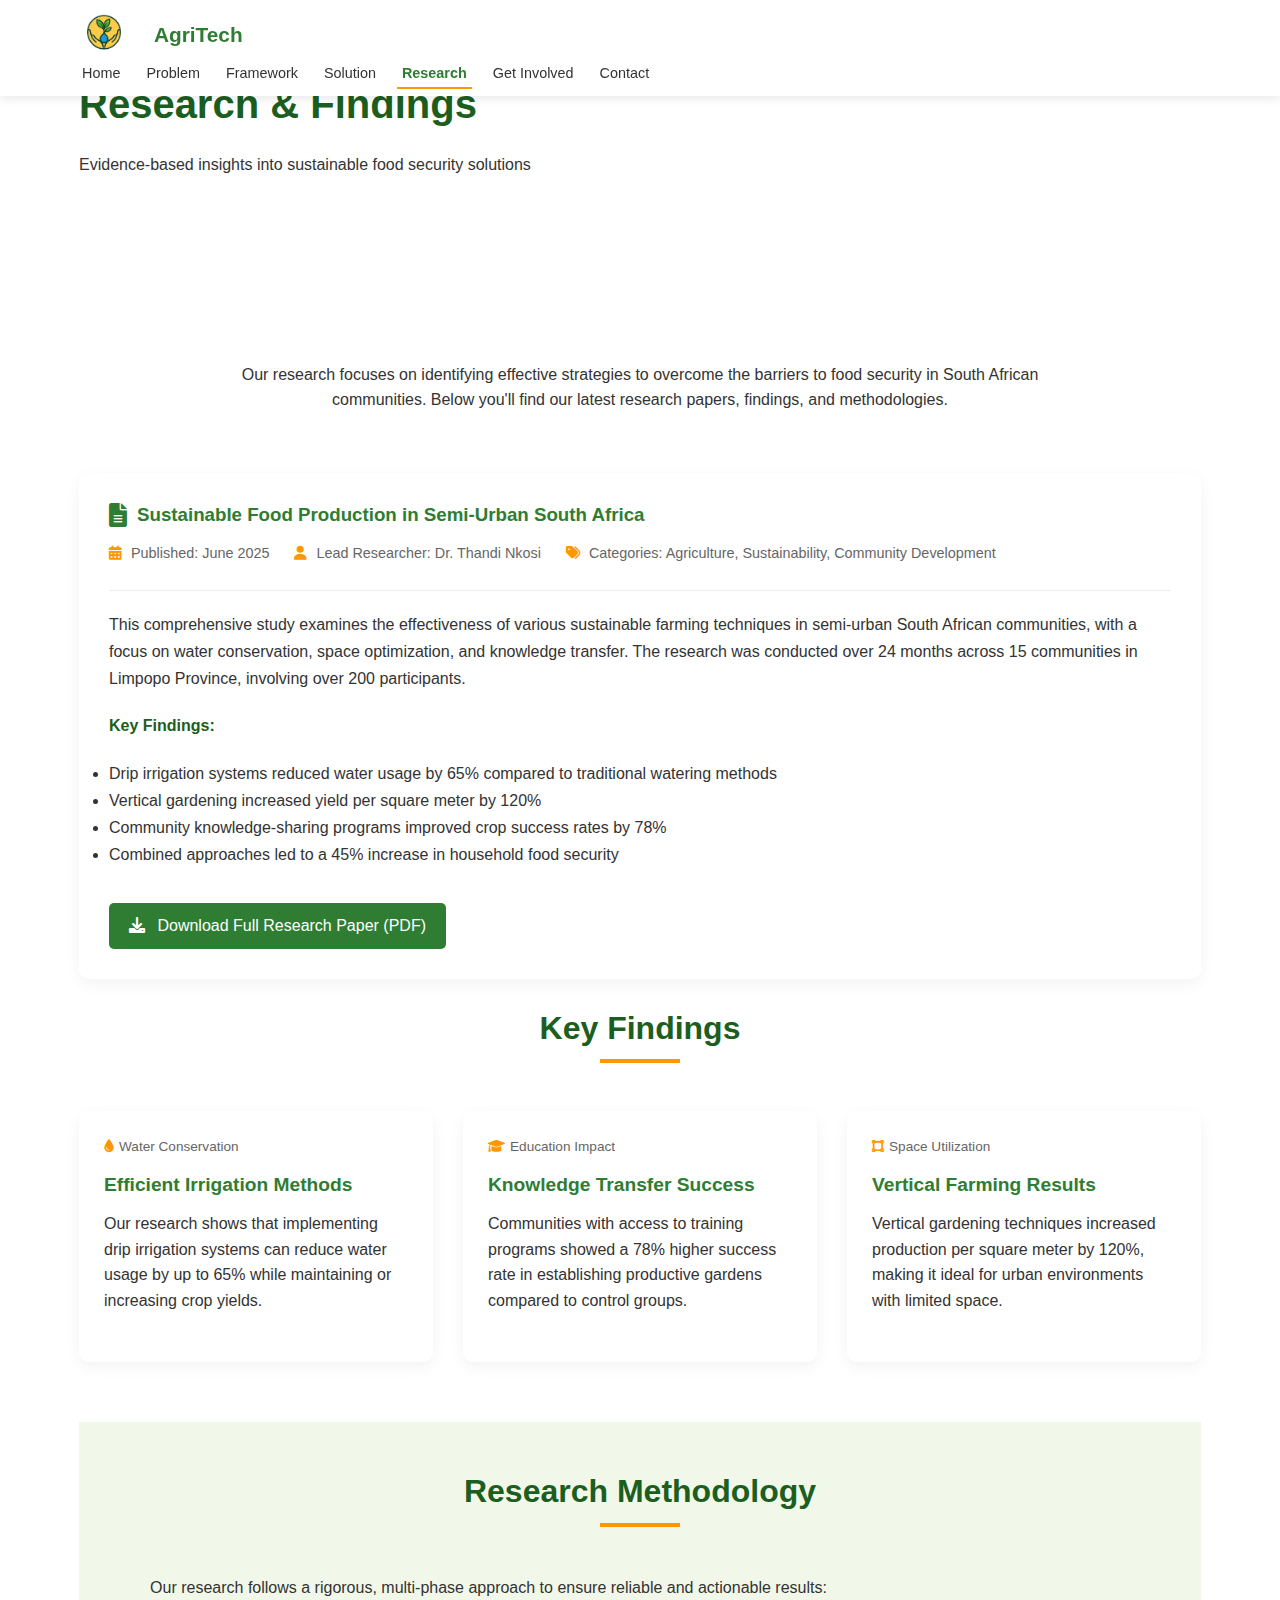
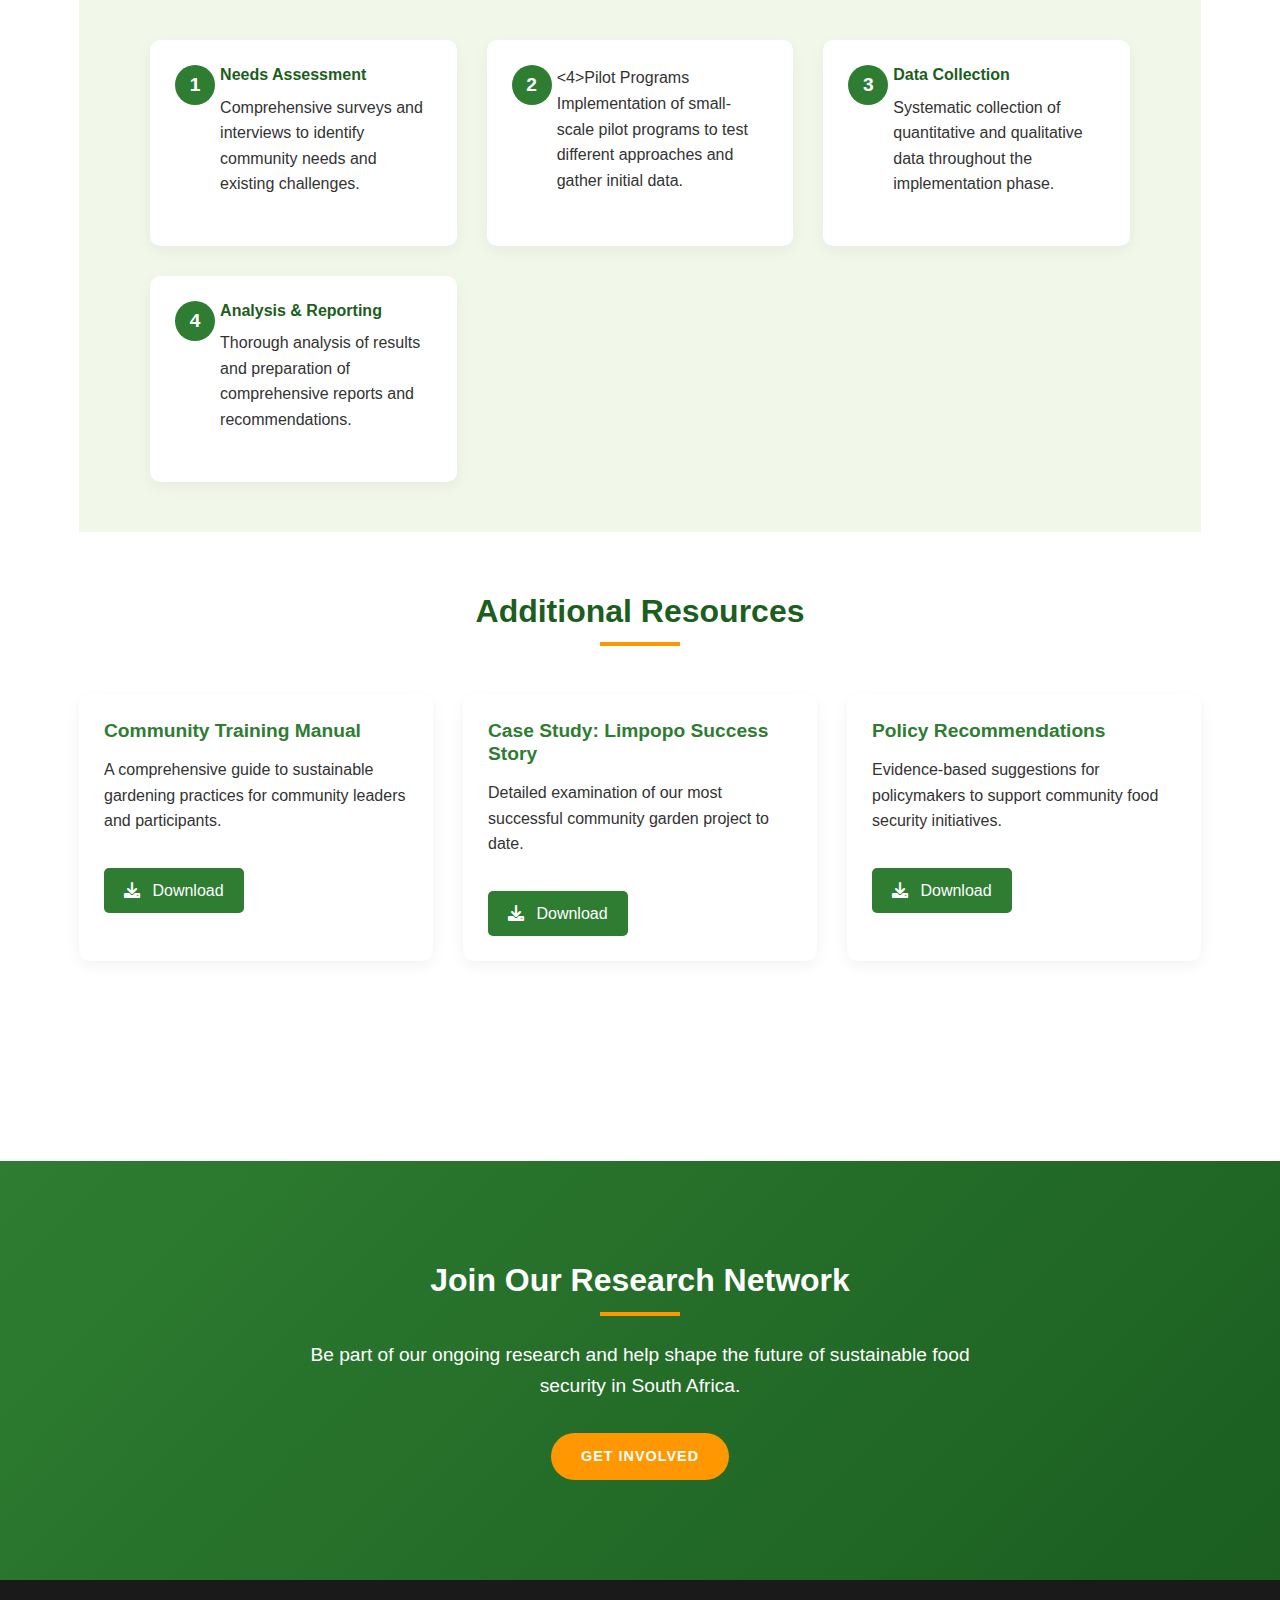
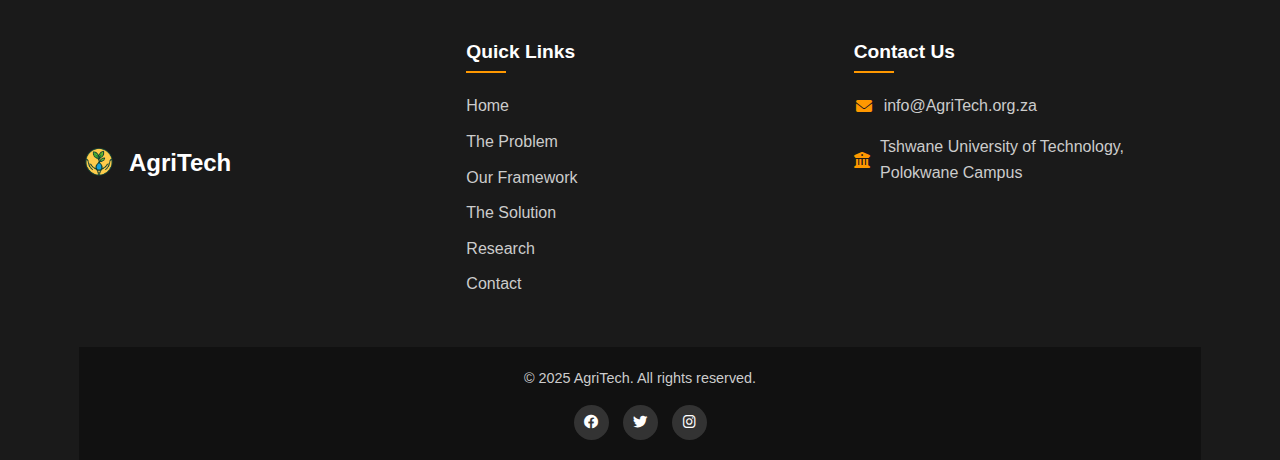
<file: research.html>
<!DOCTYPE html>
<html lang="en">
<head>
    <meta charset="UTF-8">
    <meta name="viewport" content="width=device-width, initial-scale=1.0">
    <title>Research & Findings - AgriTech</title>
    <link rel="stylesheet" href="css/style.css">
    <link rel="stylesheet" href="https://cdnjs.cloudflare.com/ajax/libs/font-awesome/6.0.0-beta3/css/all.min.css">
    <style>
        /* Research Page Specific Styles */
        .research-intro {
            text-align: center;
            max-width: 800px;
            margin: 0 auto 60px;
        }

        .research-section {
            margin-bottom: 60px;
        }

        .research-card {
            background: white;
            border-radius: 10px;
            padding: 30px;
            margin-bottom: 30px;
            box-shadow: 0 5px 15px rgba(0, 0, 0, 0.05);
        }

        .research-card h3 {
            color: var(--primary-color);
            margin-bottom: 15px;
            display: flex;
            align-items: center;
        }

        .research-icon {
            margin-right: 10px;
            font-size: 1.5rem;
        }

        .research-meta {
            display: flex;
            flex-wrap: wrap;
            margin: 15px 0 20px;
            padding-bottom: 15px;
            border-bottom: 1px solid #eee;
        }

        .meta-item {
            margin-right: 25px;
            margin-bottom: 10px;
            color: var(--text-light);
            font-size: 0.9rem;
        }

        .meta-item i {
            margin-right: 5px;
            color: var(--accent-color);
        }

        .research-abstract {
            margin-bottom: 20px;
            line-height: 1.7;
        }

        .research-download {
            display: inline-block;
            margin-top: 15px;
            padding: 10px 20px;
            background-color: var(--primary-color);
            color: white;
            border-radius: 5px;
            text-decoration: none;
            transition: all 0.3s ease;
        }

        .research-download:hover {
            background-color: var(--dark-color);
            transform: translateY(-2px);
        }

        .research-download i {
            margin-right: 8px;
        }

        .findings-grid {
            display: grid;
            grid-template-columns: repeat(auto-fit, minmax(300px, 1fr));
            gap: 30px;
            margin: 40px 0;
        }

        .finding-card {
            background: white;
            border-radius: 10px;
            padding: 25px;
            box-shadow: 0 5px 15px rgba(0, 0, 0, 0.05);
            transition: all 0.3s ease;
        }

        .finding-card:hover {
            transform: translateY(-5px);
            box-shadow: 0 10px 25px rgba(0, 0, 0, 0.1);
        }

        .finding-card h4 {
            color: var(--primary-color);
            margin-bottom: 15px;
            font-size: 1.2rem;
        }

        .finding-meta {
            font-size: 0.85rem;
            color: var(--text-light);
            margin-bottom: 15px;
            display: flex;
            align-items: center;
        }

        .finding-meta i {
            margin-right: 5px;
            color: var(--accent-color);
        }

        .methodology-section {
            background-color: var(--light-color);
            padding: 50px 0;
            margin: 60px 0;
        }

        .methodology-grid {
            display: grid;
            grid-template-columns: repeat(auto-fit, minmax(250px, 1fr));
            gap: 30px;
            margin-top: 40px;
        }

        .methodology-step {
            background: white;
            padding: 25px;
            border-radius: 10px;
            box-shadow: 0 5px 15px rgba(0, 0, 0, 0.05);
            position: relative;
            padding-left: 70px;
        }

        .step-number {
            position: absolute;
            left: 25px;
            top: 25px;
            width: 40px;
            height: 40px;
            background-color: var(--primary-color);
            color: white;
            border-radius: 50%;
            display: flex;
            align-items: center;
            justify-content: center;
            font-weight: bold;
            font-size: 1.2rem;
        }

        .methodology-step h4 {
            margin-top: 0;
            margin-bottom: 10px;
            color: var(--dark-color);
        }

        @media (max-width: 768px) {
            .research-meta {
                flex-direction: column;
            }
            
            .meta-item {
                margin-bottom: 8px;
            }
            
            .findings-grid {
                grid-template-columns: 1fr;
            }
        }
    </style>
</head>
<body>
    <!-- Header -->
    <header>
        <div class="container">
            <div class="logo">
                <img src="Images/logo.png" alt="AgriTech Logo">
                <h1>AgriTech</h1>
            </div>
            <nav>
                <div class="hamburger">
                    <span></span>
                    <span></span>
                    <span></span>
                </div>
                <ul class="nav-links">
                    <li><a href="index.html">Home</a></li>
                    <li><a href="problem.html">Problem</a></li>
                    <li><a href="framework.html">Framework</a></li>
                    <li><a href="solution.html">Solution</a></li>
                    <li><a href="research.html" class="active">Research</a></li>
                    <li><a href="involved.html">Get Involved</a></li>
                    <li><a href="contact.html">Contact</a></li>
                </ul>
            </nav>
        </div>
    </header>

    <!-- Page Header -->
    <section class="page-header">
        <div class="container">
            <h1>Research & Findings</h1>
            <p>Evidence-based insights into sustainable food security solutions</p>
        </div>
    </section>

    <!-- Research Section -->
    <section class="research-section">
        <div class="container">
            <div class="research-intro">
                <p>Our research focuses on identifying effective strategies to overcome the barriers to food security in South African communities. Below you'll find our latest research papers, findings, and methodologies.</p>
            </div>

            <!-- Featured Research -->
            <div class="research-card">
                <h3><i class="fas fa-file-alt research-icon"></i> Sustainable Food Production in Semi-Urban South Africa</h3>
                
                <div class="research-meta">
                    <div class="meta-item"><i class="fas fa-calendar-alt"></i> Published: June 2025</div>
                    <div class="meta-item"><i class="fas fa-user"></i> Lead Researcher: Dr. Thandi Nkosi</div>
                    <div class="meta-item"><i class="fas fa-tags"></i> Categories: Agriculture, Sustainability, Community Development</div>
                </div>
                
                <div class="research-abstract">
                    <p>This comprehensive study examines the effectiveness of various sustainable farming techniques in semi-urban South African communities, with a focus on water conservation, space optimization, and knowledge transfer. The research was conducted over 24 months across 15 communities in Limpopo Province, involving over 200 participants.</p>
                    
                    <h4>Key Findings:</h4>
                    <ul>
                        <li>Drip irrigation systems reduced water usage by 65% compared to traditional watering methods</li>
                        <li>Vertical gardening increased yield per square meter by 120%</li>
                        <li>Community knowledge-sharing programs improved crop success rates by 78%</li>
                        <li>Combined approaches led to a 45% increase in household food security</li>
                    </ul>
                </div>
                
                <a href="#" class="research-download"><i class="fas fa-download"></i> Download Full Research Paper (PDF)</a>
            </div>

            <!-- Research Findings -->
            <div class="research-section">
                <h2>Key Findings</h2>
                
                <div class="findings-grid">
                    <div class="finding-card">
                        <div class="finding-meta"><i class="fas fa-tint"></i> Water Conservation</div>
                        <h4>Efficient Irrigation Methods</h4>
                        <p>Our research shows that implementing drip irrigation systems can reduce water usage by up to 65% while maintaining or increasing crop yields.</p>
                    </div>
                    
                    <div class="finding-card">
                        <div class="finding-meta"><i class="fas fa-graduation-cap"></i> Education Impact</div>
                        <h4>Knowledge Transfer Success</h4>
                        <p>Communities with access to training programs showed a 78% higher success rate in establishing productive gardens compared to control groups.</p>
                    </div>
                    
                    <div class="finding-card">
                        <div class="finding-meta"><i class="fas fa-vector-square"></i> Space Utilization</div>
                        <h4>Vertical Farming Results</h4>
                        <p>Vertical gardening techniques increased production per square meter by 120%, making it ideal for urban environments with limited space.</p>
                    </div>
                </div>
            </div>

            <!-- Methodology -->
            <div class="methodology-section">
                <div class="container">
                    <h2>Research Methodology</h2>
                    <p>Our research follows a rigorous, multi-phase approach to ensure reliable and actionable results:</p>
                    
                    <div class="methodology-grid">
                        <div class="methodology-step">
                            <div class="step-number">1</div>
                            <h4>Needs Assessment</h4>
                            <p>Comprehensive surveys and interviews to identify community needs and existing challenges.</p>
                        </div>
                        
                        <div class="methodology-step">
                            <div class="step-number">2</div>
                            <4>Pilot Programs</h4>
                            <p>Implementation of small-scale pilot programs to test different approaches and gather initial data.</p>
                        </div>
                        
                        <div class="methodology-step">
                            <div class="step-number">3</div>
                            <h4>Data Collection</h4>
                            <p>Systematic collection of quantitative and qualitative data throughout the implementation phase.</p>
                        </div>
                        
                        <div class="methodology-step">
                            <div class="step-number">4</div>
                            <h4>Analysis & Reporting</h4>
                            <p>Thorough analysis of results and preparation of comprehensive reports and recommendations.</p>
                        </div>
                    </div>
                </div>
            </div>

            <!-- Additional Resources -->
            <div class="research-section">
                <h2>Additional Resources</h2>
                
                <div class="findings-grid">
                    <div class="finding-card">
                        <h4>Community Training Manual</h4>
                        <p>A comprehensive guide to sustainable gardening practices for community leaders and participants.</p>
                        <a href="#" class="research-download" style="display: inline-block; margin-top: 10px;"><i class="fas fa-download"></i> Download</a>
                    </div>
                    
                    <div class="finding-card">
                        <h4>Case Study: Limpopo Success Story</h4>
                        <p>Detailed examination of our most successful community garden project to date.</p>
                        <a href="#" class="research-download" style="display: inline-block; margin-top: 10px;"><i class="fas fa-download"></i> Download</a>
                    </div>
                    
                    <div class="finding-card">
                        <h4>Policy Recommendations</h4>
                        <p>Evidence-based suggestions for policymakers to support community food security initiatives.</p>
                        <a href="#" class="research-download" style="display: inline-block; margin-top: 10px;"><i class="fas fa-download"></i> Download</a>
                    </div>
                </div>
            </div>
        </div>
    </section>

    <!-- Call to Action -->
    <section class="cta">
        <div class="container">
            <h2>Join Our Research Network</h2>
            <p>Be part of our ongoing research and help shape the future of sustainable food security in South Africa.</p>
            <a href="involved.html" class="btn btn-secondary">Get Involved</a>
        </div>
    </section>

    <!-- Footer -->
    <footer>
        <div class="container">
            <div class="footer-content">
                <div class="footer-logo">
                    <img src="Images/logo.png" alt="AgriTech Logo">
                    <h3>AgriTech</h3>
                </div>
                <div class="footer-links">
                    <h4>Quick Links</h4>
                    <ul>
                        <li><a href="index.html">Home</a></li>
                        <li><a href="problem.html">The Problem</a></li>
                        <li><a href="framework.html">Our Framework</a></li>
                        <li><a href="solution.html">The Solution</a></li>
                        <li><a href="research.html">Research</a></li>
                        <li><a href="contact.html">Contact</a></li>
                    </ul>
                </div>
                <div class="footer-contact">
                    <h4>Contact Us</h4>
                    <p><i class="fas fa-envelope"></i> info@AgriTech.org.za</p>
                    <p><i class="fas fa-university"></i> Tshwane University of Technology, Polokwane Campus</p>
                </div>
            </div>
            <div class="footer-bottom">
                <p>&copy; 2025 AgriTech. All rights reserved.</p>
                <div class="social-links">
                    <a href="#"><i class="fab fa-facebook"></i></a>
                    <a href="#"><i class="fab fa-twitter"></i></a>
                    <a href="#"><i class="fab fa-instagram"></i></a>
                </div>
            </div>
        </div>
    </footer>

    <script src="js/main.js"></script>
</body>
</html>
</file>
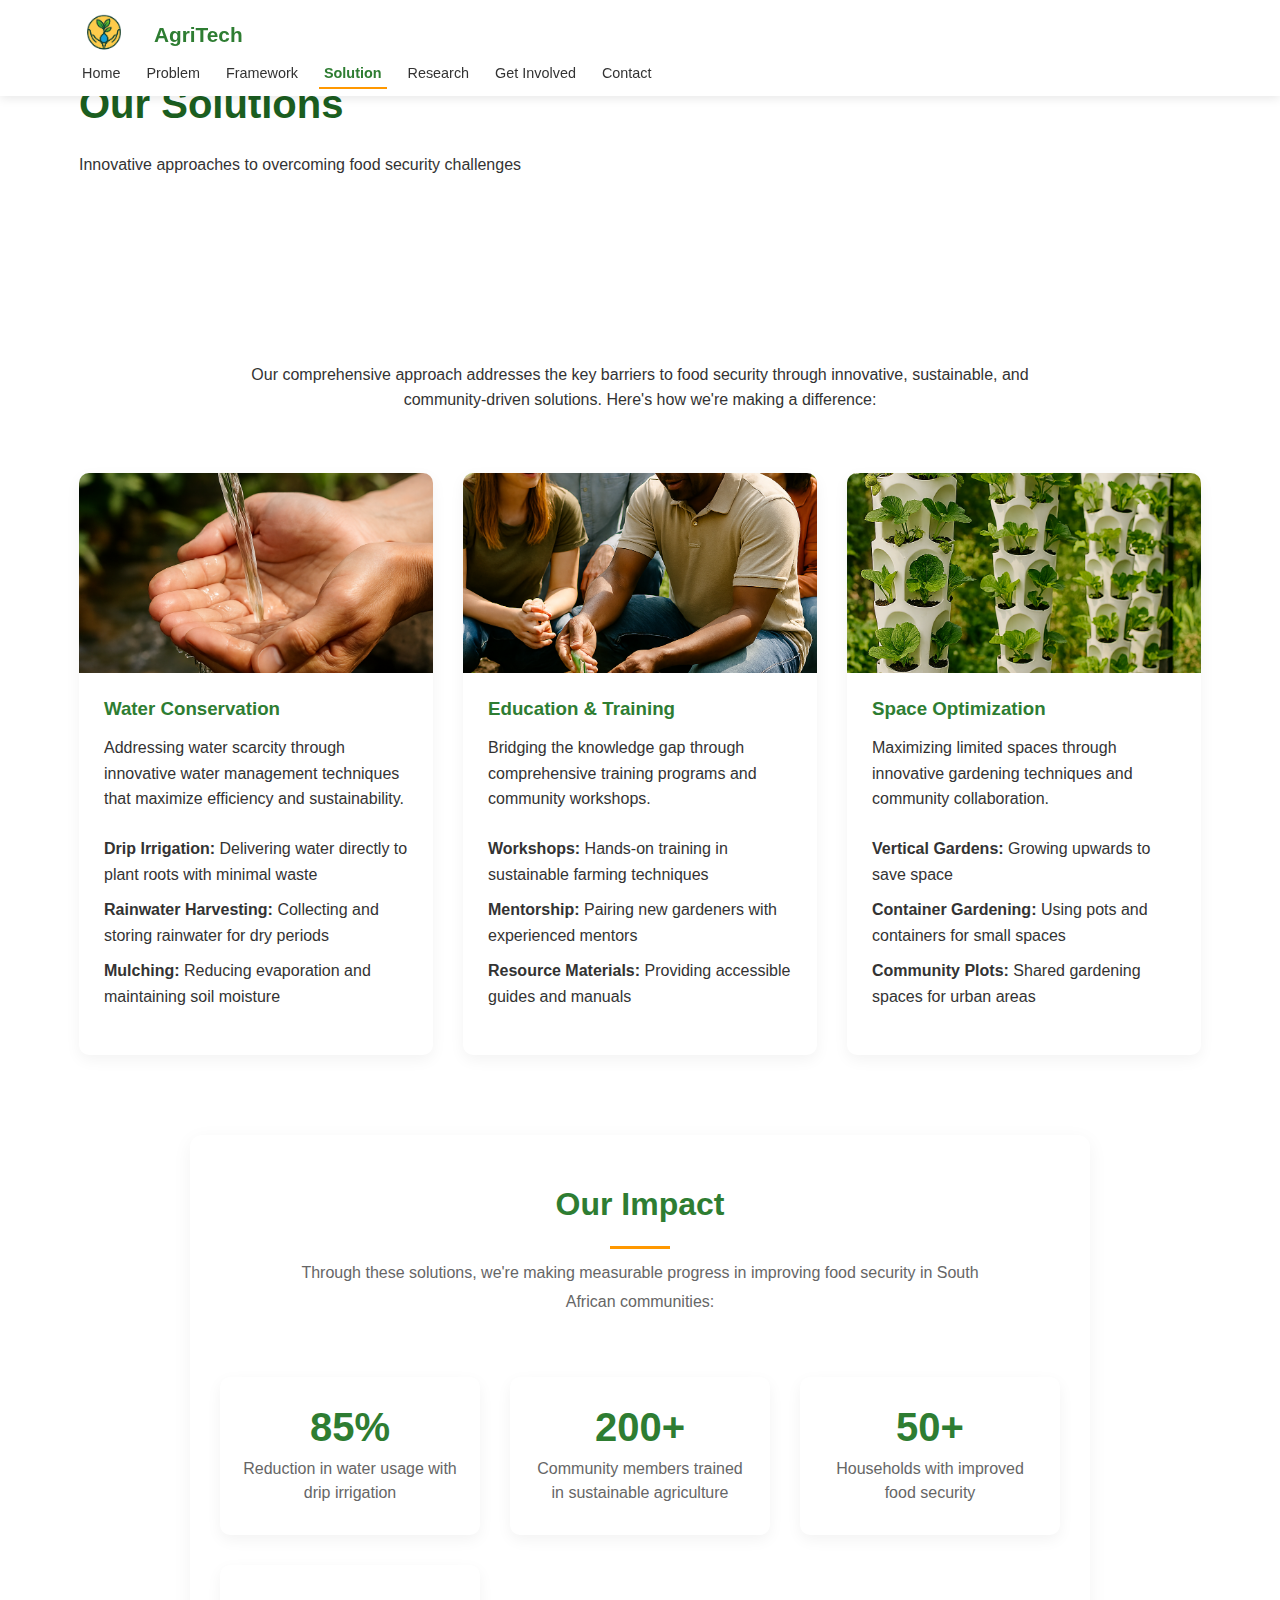
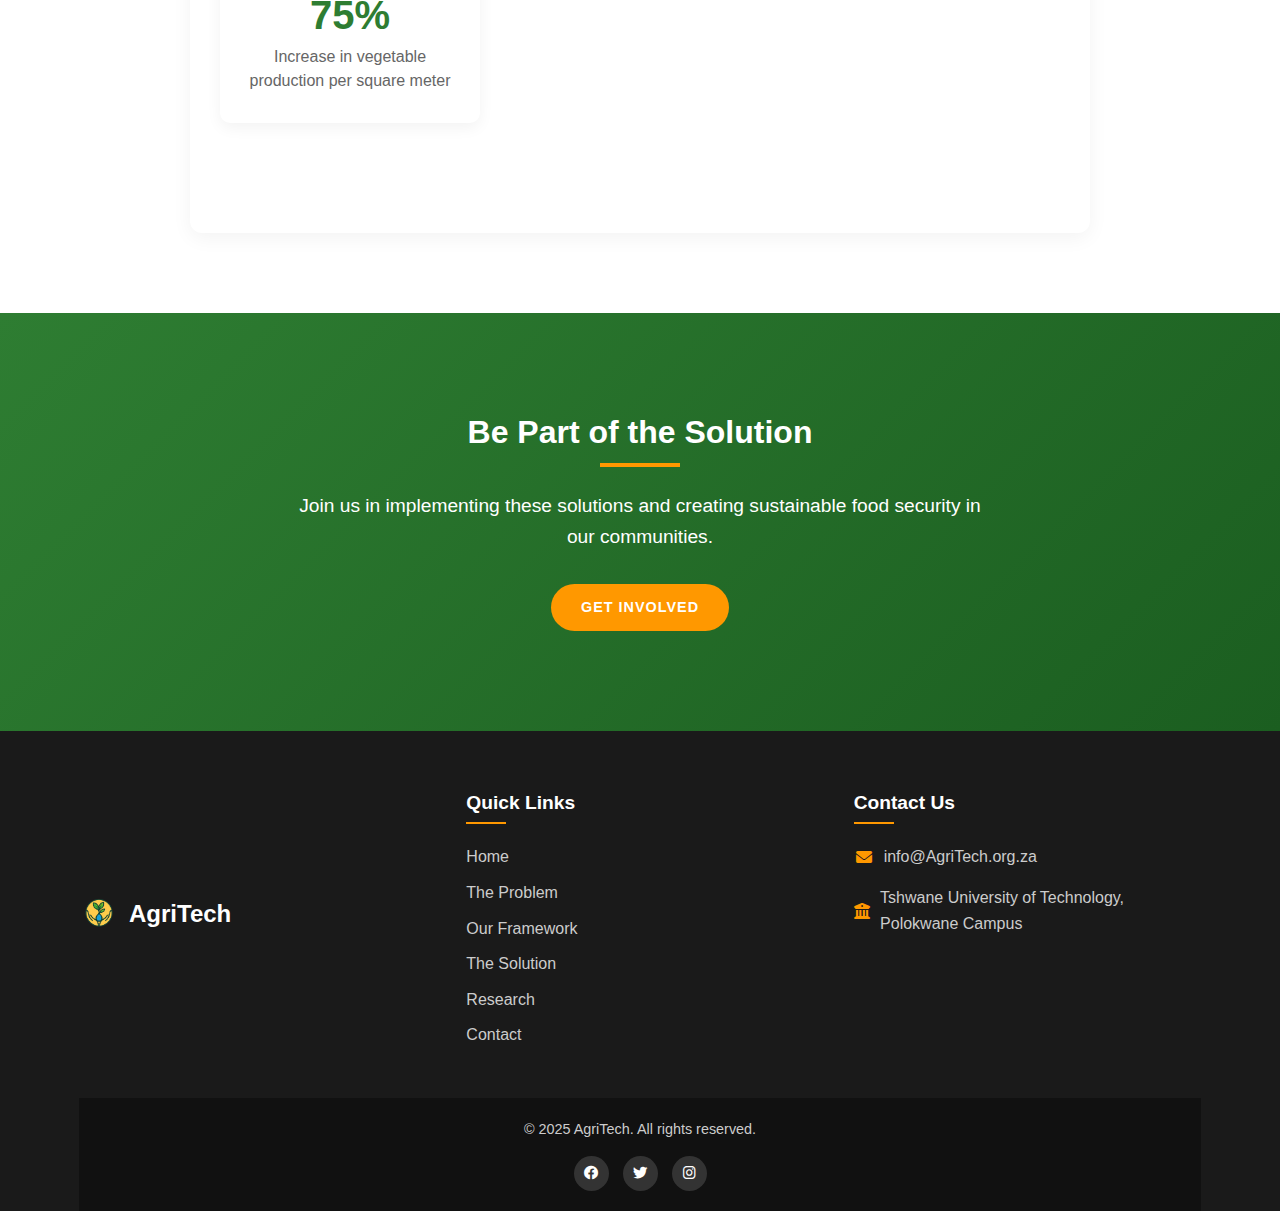
<file: solution.html>
<!DOCTYPE html>
<html lang="en">
<head>
    <meta charset="UTF-8">
    <meta name="viewport" content="width=device-width, initial-scale=1.0">
    <title>The Solution - AgriTech</title>
    <link rel="stylesheet" href="css/style.css">
    <link rel="stylesheet" href="https://cdnjs.cloudflare.com/ajax/libs/font-awesome/6.0.0-beta3/css/all.min.css">
    <style>
        /* Solution Page Specific Styles */
        .solution-intro {
            text-align: center;
            max-width: 800px;
            margin: 0 auto 60px;
        }

        .solution-cards {
            display: grid;
            grid-template-columns: repeat(auto-fit, minmax(300px, 1fr));
            gap: 30px;
            margin-bottom: 60px;
        }

        .solution-card {
            background: white;
            border-radius: 10px;
            overflow: hidden;
            box-shadow: 0 5px 15px rgba(0, 0, 0, 0.05);
            transition: all 0.3s ease;
        }

        .solution-card:hover {
            transform: translateY(-10px);
            box-shadow: 0 15px 30px rgba(0, 0, 0, 0.1);
        }

        .solution-image {
            height: 200px;
            overflow: hidden;
        }

        .solution-image img {
            width: 100%;
            height: 100%;
            object-fit: cover;
            transition: transform 0.5s ease;
        }

        .solution-card:hover .solution-image img {
            transform: scale(1.05);
        }

        .solution-content {
            padding: 25px;
        }

        .solution-content h3 {
            color: var(--primary-color);
            margin-bottom: 15px;
            display: flex;
            align-items: center;
        }

        .solution-icon {
            margin-right: 10px;
            font-size: 1.5rem;
        }

        .solution-features {
            margin: 20px 0;
        }

        .feature-item {
            display: flex;
            margin-bottom: 10px;
            align-items: flex-start;
        }

        .feature-icon {
            color: var(--accent-color);
            margin-right: 10px;
            margin-top: 3px;
        }

        .solution-cta {
            text-align: center;
            margin-top: 30px;
            padding: 60px 0;
            background-color: var(--light-color);
        }

        .impact-stats {
            display: grid;
            grid-template-columns: repeat(auto-fit, minmax(200px, 1fr));
            gap: 30px;
            margin: 60px 0;
        }

        .stat-card {
            text-align: center;
            padding: 30px 20px;
            background: white;
            border-radius: 10px;
            box-shadow: 0 5px 15px rgba(0, 0, 0, 0.05);
        }

        .stat-number {
            font-size: 2.5rem;
            font-weight: 700;
            color: var(--primary-color);
            margin-bottom: 10px;
            line-height: 1;
        }

        .stat-label {
            font-size: 1rem;
            color: var(--text-light);
        }

        @media (max-width: 768px) {
            .solution-cards {
                grid-template-columns: 1fr;
            }
            
            .impact-stats {
                grid-template-columns: 1fr 1fr;
            }
        }

        @media (max-width: 480px) {
            .impact-stats {
                grid-template-columns: 1fr;
            }
        }
    </style>
</head>
<body>
    <!-- Header -->
    <header>
        <div class="container">
            <div class="logo">
                <img src="Images/logo.png" alt="AgriTech Logo">
                <h1>AgriTech</h1>
            </div>
            <nav>
                <div class="hamburger">
                    <span></span>
                    <span></span>
                    <span></span>
                </div>
                <ul class="nav-links">
                    <li><a href="index.html">Home</a></li>
                    <li><a href="problem.html">Problem</a></li>
                    <li><a href="framework.html">Framework</a></li>
                    <li><a href="solution.html" class="active">Solution</a></li>
                    <li><a href="research.html">Research</a></li>
                    <li><a href="involved.html">Get Involved</a></li>
                    <li><a href="contact.html">Contact</a></li>
                </ul>
            </nav>
        </div>
    </header>

    <!-- Page Header -->
    <section class="page-header">
        <div class="container">
            <h1>Our Solutions</h1>
            <p>Innovative approaches to overcoming food security challenges</p>
        </div>
    </section>

    <!-- Solutions Section -->
    <section class="solutions-section">
        <div class="container">
            <div class="solution-intro">
                <p>Our comprehensive approach addresses the key barriers to food security through innovative, sustainable, and community-driven solutions. Here's how we're making a difference:</p>
            </div>

            <!-- Water Solutions -->
            <div class="solution-cards">
                <div class="solution-card">
                    <div class="solution-image">
                        <img src="Images/water.png" alt="Water Conservation">
                    </div>
                    <div class="solution-content">
                        <h3>Water Conservation</h3>
                        <p>Addressing water scarcity through innovative water management techniques that maximize efficiency and sustainability.</p>
                        
                        <div class="solution-features">
                            <div class="feature-item">
                               
                                <div class="feature-text">
                                    <strong>Drip Irrigation:</strong> Delivering water directly to plant roots with minimal waste
                                </div>
                            </div>
                            <div class="feature-item">
                               
                                <div class="feature-text">
                                    <strong>Rainwater Harvesting:</strong> Collecting and storing rainwater for dry periods
                                </div>
                            </div>
                            <div class="feature-item">
                               
                                <div class="feature-text">
                                    <strong>Mulching:</strong> Reducing evaporation and maintaining soil moisture
                                </div>
                            </div>
                        </div>
                    </div>
                </div>

                <!-- Knowledge Solutions -->
                <div class="solution-card">
                    <div class="solution-image">
                        <img src="Images/education.png" alt="Education & Training">
                    </div>
                    <div class="solution-content">
                        <h3>Education & Training</h3>
                        <p>Bridging the knowledge gap through comprehensive training programs and community workshops.</p>
                        
                        <div class="solution-features">
                            <div class="feature-item">
                               
                                <div class="feature-text">
                                    <strong>Workshops:</strong> Hands-on training in sustainable farming techniques
                                </div>
                            </div>
                            <div class="feature-item">
                              
                                <div class="feature-text">
                                    <strong>Mentorship:</strong> Pairing new gardeners with experienced mentors
                                </div>
                            </div>
                            <div class="feature-item">
                              
                                <div class="feature-text">
                                    <strong>Resource Materials:</strong> Providing accessible guides and manuals
                                </div>
                            </div>
                        </div>
                    </div>
                </div>

                <!-- Space Solutions -->
                <div class="solution-card">
                    <div class="solution-image">
                        <img src="Images/space.png" alt="Space Optimization">
                    </div>
                    <div class="solution-content">
                        <h3> Space Optimization</h3>
                        <p>Maximizing limited spaces through innovative gardening techniques and community collaboration.</p>
                        
                        <div class="solution-features">
                            <div class="feature-item">
                             
                                <div class="feature-text">
                                    <strong>Vertical Gardens:</strong> Growing upwards to save space
                                </div>
                            </div>
                            <div class="feature-item">
                              
                                <div class="feature-text">
                                    <strong>Container Gardening:</strong> Using pots and containers for small spaces
                                </div>
                            </div>
                            <div class="feature-item">
                               
                                <div class="feature-text">
                                    <strong>Community Plots:</strong> Shared gardening spaces for urban areas
                                </div>
                            </div>
                        </div>
                    </div>
                </div>
            </div>

            <!-- Impact Section -->
            <div class="impact-section">
                <h2>Our Impact</h2>
                <p>Through these solutions, we're making measurable progress in improving food security in South African communities:</p>
                
                <div class="impact-stats">
                    <div class="stat-card">
                        <div class="stat-number">85%</div>
                        <div class="stat-label">Reduction in water usage with drip irrigation</div>
                    </div>
                    <div class="stat-card">
                        <div class="stat-number">200+</div>
                        <div class="stat-label">Community members trained in sustainable agriculture</div>
                    </div>
                    <div class="stat-card">
                        <div class="stat-number">50+</div>
                        <div class="stat-label">Households with improved food security</div>
                    </div>
                    <div class="stat-card">
                        <div class="stat-number">75%</div>
                        <div class="stat-label">Increase in vegetable production per square meter</div>
                    </div>
                </div>
            </div>
        </div>
    </section>

    <!-- Call to Action -->
    <section class="cta">
        <div class="container">
            <h2>Be Part of the Solution</h2>
            <p>Join us in implementing these solutions and creating sustainable food security in our communities.</p>
            <a href="involved.html" class="btn btn-secondary">Get Involved</a>
        </div>
    </section>

    <!-- Footer -->
    <footer>
        <div class="container">
            <div class="footer-content">
                <div class="footer-logo">
                    <img src="Images/logo.png" alt="AgriTech Logo">
                    <h3>AgriTech</h3>
                </div>
                <div class="footer-links">
                    <h4>Quick Links</h4>
                    <ul>
                        <li><a href="index.html">Home</a></li>
                        <li><a href="problem.html">The Problem</a></li>
                        <li><a href="framework.html">Our Framework</a></li>
                        <li><a href="solution.html">The Solution</a></li>
                        <li><a href="research.html">Research</a></li>
                        <li><a href="contact.html">Contact</a></li>
                    </ul>
                </div>
                <div class="footer-contact">
                    <h4>Contact Us</h4>
                    <p><i class="fas fa-envelope"></i> info@AgriTech.org.za</p>
                    <p><i class="fas fa-university"></i> Tshwane University of Technology, Polokwane Campus</p>
                </div>
            </div>
            <div class="footer-bottom">
                <p>&copy; 2025 AgriTech. All rights reserved.</p>
                <div class="social-links">
                    <a href="#"><i class="fab fa-facebook"></i></a>
                    <a href="#"><i class="fab fa-twitter"></i></a>
                    <a href="#"><i class="fab fa-instagram"></i></a>
                </div>
            </div>
        </div>
    </footer>

    <script src="js/main.js"></script>
</body>
</html>
</file>
<file: css/style.css>
/* Base Styles */
:root {
    --primary-color: #2e7d32;
    --secondary-color: #81c784;
    --accent-color: #ff9800;
    --dark-color: #1b5e20;
    --light-color: #f1f8e9;
    --text-color: #333;
    --text-light: #666;
    --white: #fff;
    --shadow: 0 2px 10px rgba(0, 0, 0, 0.1);
    --transition: all 0.3s ease;
}

* {
    margin: 0;
    padding: 0;
    box-sizing: border-box;
}

html {
    scroll-behavior: smooth;
}

body {
    font-family: 'Segoe UI', Tahoma, Geneva, Verdana, sans-serif;
    line-height: 1.6;
    color: var(--text-color);
    background-color: var(--white);
}

.container {
    width: 90%;
    max-width: 1200px;
    margin: 0 auto;
    padding: 0 15px;
}

a {
    text-decoration: none;
    color: var(--primary-color);
    transition: var(--transition);
}

a:hover {
    color: var(--accent-color);
}

.btn {
    display: inline-block;
    padding: 12px 30px;
    border-radius: 30px;
    font-weight: 600;
    text-transform: uppercase;
    letter-spacing: 1px;
    transition: var(--transition);
    cursor: pointer;
    border: none;
    font-size: 0.9rem;
}

.btn-primary {
    background-color: var(--primary-color);
    color: var(--white);
}

.btn-primary:hover {
    background-color: var(--dark-color);
    color: var(--white);
    transform: translateY(-3px);
    box-shadow: 0 5px 15px rgba(0, 0, 0, 0.2);
}

.btn-secondary {
    background-color: var(--accent-color);
    color: var(--white);
}

.btn-secondary:hover {
    background-color: #f57c00;
    transform: translateY(-3px);
    box-shadow: 0 5px 15px rgba(0, 0, 0, 0.2);
}

section {
    padding: 80px 0;
}

h1, h2, h3, h4, h5, h6 {
    margin-bottom: 1.5rem;
    font-weight: 700;
    line-height: 1.2;
    color: var(--dark-color);
}

h1 {
    font-size: 2.5rem;
}

h2 {
    font-size: 2rem;
    text-align: center;
    margin-bottom: 3rem;
    position: relative;
    padding-bottom: 1rem;
}

h2::after {
    content: '';
    position: absolute;
    bottom: 0;
    left: 50%;
    transform: translateX(-50%);
    width: 80px;
    height: 4px;
    background-color: var(--accent-color);
}

p {
    margin-bottom: 1.5rem;
}

/* Header */
header {
    position: fixed;
    top: 0;
    left: 0;
    width: 100%;
    background-color: var(--white);
    box-shadow: var(--shadow);
    z-index: 1000;
    padding: 10px 0;
    transition: var(--transition);
}

header.scrolled {
    padding: 10px 0;
    box-shadow: 0 5px 20px rgba(0, 0, 0, 0.1);
}

.logo {
    display: flex;
    align-items: center;
}

.logo img {
    height: 50px;
    margin-right: 15px;
}

.logo h1 {
    font-size: 1.3rem;
    margin: 0 0 0 10px;
    color: var(--primary-color);
    white-space: nowrap;
}

nav {
    display: flex;
    justify-content: space-between;
    align-items: center;
}

.nav-links {
    display: flex;
    list-style: none;
    flex-wrap: wrap;
    justify-content: flex-end;
    margin: 0 -10px;
}

.nav-links li {
    margin: 0 8px;
    white-space: nowrap;
}

.nav-links a {
    color: var(--text-color);
    font-weight: 500;
    position: relative;
    padding: 8px 5px;
    font-size: 0.9rem;
}

.nav-links a::after {
    content: '';
    position: absolute;
    width: 0;
    height: 2px;
    background-color: var(--accent-color);
    bottom: 0;
    left: 0;
    transition: var(--transition);
}

.nav-links a:hover::after,
.nav-links a.active::after {
    width: 100%;
}

.nav-links a.active {
    color: var(--primary-color);
    font-weight: 600;
}

.hamburger {
    display: none;
    flex-direction: column;
    cursor: pointer;
}

.hamburger span {
    display: block;
    width: 25px;
    height: 3px;
    background-color: var(--primary-color);
    margin: 3px 0;
    transition: var(--transition);
}

/* Hero Section */
.hero {
    height: 100vh;
    background: linear-gradient(rgba(0, 0, 0, 0.5), rgba(0, 0, 0, 0.5)), url('../Images/background.jpg') no-repeat center center/cover;
    display: flex;
    align-items: center;
    text-align: center;
    color: var(--white);
    padding-top: 80px;
}

.hero-content {
    max-width: 800px;
    margin: 0 auto;
}

.hero h1 {
    font-size: 3rem;
    margin-bottom: 1.5rem;
    color: var(--white);
    text-shadow: 2px 2px 4px rgba(0, 0, 0, 0.3);
}

.hero p {
    font-size: 1.2rem;
    margin-bottom: 2rem;
    color: rgba(255, 255, 255, 0.9);
}

/* About Section */
.about {
    background-color: var(--light-color);
    padding: 100px 0;
}

.about-grid {
    display: grid;
    grid-template-columns: repeat(auto-fit, minmax(300px, 1fr));
    gap: 30px;
    margin-top: 50px;
}

.about-card {
    background: var(--white);
    padding: 30px;
    border-radius: 10px;
    text-align: center;
    box-shadow: var(--shadow);
    transition: var(--transition);
    position: relative;
    overflow: hidden;
    min-height: 250px;
    display: flex;
    flex-direction: column;
    justify-content: flex-end;
    color: white;
    background-size: cover;
    background-position: center;
    background-repeat: no-repeat;
}

.about-card::before {
    content: '';
    position: absolute;
    top: 0;
    left: 0;
    right: 0;
    bottom: 0;
    background: rgba(0, 0, 0, 0.6);
    z-index: 1;
    transition: var(--transition);
}

.about-card:hover::before {
    background: rgba(46, 125, 50, 0.8);
}

.about-card > * {
    position: relative;
    z-index: 2;
}

.about-card h3 {
    margin: 15px 0;
    color: white;
    font-size: 1.5rem;
    text-shadow: 0 2px 4px rgba(0, 0, 0, 0.3);
}

.about-card p {
    margin: 0;
    color: rgba(255, 255, 255, 0.9);
    font-size: 1rem;
    line-height: 1.6;
    text-shadow: 0 1px 2px rgba(0, 0, 0, 0.3);
    padding: 0 10px;
}

/* Specific card backgrounds */
.about-card:nth-child(1) {
    background-image: url('../Images/water.png');
}

.about-card:nth-child(2) {
    background-image: url('../Images/education.png');
}

.about-card:nth-child(3) {
    background-image: url('../Images/space.png');
}

/* Problem Section */
.problem-section {
    padding: 80px 0;
    background: linear-gradient(135deg, #f8f9fa 0%, #e9ecef 100%);
    position: relative;
    overflow: hidden;
}

.problem-section::before {
    content: '';
    position: absolute;
    top: 0;
    left: 0;
    width: 100%;
    height: 10px;
    background: linear-gradient(90deg, var(--primary-color), var(--accent-color));
}

.problem-grid {
    display: grid;
    grid-template-columns: repeat(auto-fit, minmax(300px, 1fr));
    gap: 30px;
    margin-top: 50px;
}

.problem-card {
    background: white;
    border-radius: 12px;
    padding: 30px;
    box-shadow: 0 5px 20px rgba(0, 0, 0, 0.1);
    transition: all 0.3s ease;
    position: relative;
    overflow: hidden;
    min-height: 400px;
    display: flex;
    flex-direction: column;
    justify-content: flex-end;
    color: white;
    background-size: cover;
    background-position: center;
    background-repeat: no-repeat;
    border: none;
}

.problem-card::before {
    content: '';
    position: absolute;
    top: 0;
    left: 0;
    right: 0;
    bottom: 0;
    background: rgba(0, 0, 0, 0.5);
    z-index: 1;
    transition: all 0.3s ease;
}

.problem-card:hover::before {
    background: rgba(46, 125, 50, 0.7);
}

.problem-card:hover {
    transform: translateY(-10px);
    box-shadow: 0 15px 30px rgba(0, 0, 0, 0.2);
}

.problem-icon {
    width: 70px;
    height: 70px;
    background: var(--primary-light);
    border-radius: 50%;
    display: flex;
    align-items: center;
    justify-content: center;
    margin: 0 auto 25px;
    font-size: 1.8rem;
    color: var(--primary-color);
    transition: all 0.3s ease;
}

.problem-card:hover .problem-icon {
    background: var(--primary-color);
    color: white;
    transform: scale(1.1);
}

.problem-card h3 {
    color: white;
    margin-bottom: 15px;
    font-size: 1.8rem;
    text-align: center;
    position: relative;
    padding-bottom: 15px;
    text-shadow: 0 2px 4px rgba(0, 0, 0, 0.3);
    z-index: 2;
}

.problem-card h3::after {
    content: '';
    position: absolute;
    bottom: 0;
    left: 50%;
    transform: translateX(-50%);
    width: 50px;
    height: 3px;
    background: var(--accent-color);
    transition: width 0.3s ease;
}

.problem-card:hover h3::after {
    width: 80px;
}

.problem-card p {
    color: rgba(255, 255, 255, 0.9);
    margin-bottom: 20px;
    line-height: 1.7;
    text-align: center;
    text-shadow: 0 1px 2px rgba(0, 0, 0, 0.3);
    z-index: 2;
    font-size: 1.1rem;
}

.problem-list {
    list-style: none;
    padding: 0;
    margin: 25px 0 0;
    text-align: left;
}

.problem-list {
    list-style: none;
    padding: 0;
    margin: 20px 0 0;
    z-index: 2;
}

.problem-list li {
    margin-bottom: 12px;
    padding-left: 25px;
    position: relative;
    color: rgba(255, 255, 255, 0.95);
    line-height: 1.6;
    text-shadow: 0 1px 2px rgba(0, 0, 0, 0.3);
}

.problem-list li::before {
    content: '•';
    color: var(--accent-color);
    font-weight: bold;
    font-size: 1.2rem;
    position: absolute;
    left: 0;
    top: -2px;
}

/* Impact Section */
.impact-section {
    max-width: 900px;
    margin: 80px auto 0;
    text-align: center;
    padding: 50px 30px;
    background: white;
    border-radius: 12px;
    box-shadow: 0 5px 20px rgba(0, 0, 0, 0.05);
    position: relative;
    z-index: 1;
}

.impact-section h2 {
    color: var(--primary-color);
    margin-bottom: 20px;
    position: relative;
    display: inline-block;
}

.impact-section h2::after {
    content: '';
    position: absolute;
    bottom: -10px;
    left: 50%;
    transform: translateX(-50%);
    width: 60px;
    height: 3px;
    background: var(--accent-color);
}

.impact-section p {
    color: var(--text-light);
    max-width: 700px;
    margin: 0 auto 40px;
    line-height: 1.8;
}

.stats-grid {
    display: grid;
    grid-template-columns: repeat(auto-fit, minmax(200px, 1fr));
    gap: 30px;
    margin-top: 40px;
}

.stat-item {
    padding: 25px;
    background: var(--light-color);
    border-radius: 8px;
    transition: transform 0.3s ease;
}

.stat-item:hover {
    transform: translateY(-5px);
}

.stat-number {
    font-size: 2.5rem;
    font-weight: 700;
    color: var(--primary-color);
    margin-bottom: 10px;
    line-height: 1;
}

.stat-label {
    color: var(--text-light);
    font-size: 0.95rem;
    line-height: 1.5;
}

/* CTA Section */
.cta {
    background: linear-gradient(135deg, var(--primary-color), var(--dark-color));
    color: var(--white);
    text-align: center;
    padding: 100px 0;
}

.cta h2 {
    color: var(--white);
    margin-bottom: 1.5rem;
}

.cta h2::after {
    background-color: var(--accent-color);
}

.cta p {
    font-size: 1.2rem;
    margin-bottom: 2rem;
    max-width: 700px;
    margin-left: auto;
    margin-right: auto;
}

/* Footer */
footer {
    background-color: #1a1a1a;
    color: #ccc;
    padding: 60px 0 0;
}

.footer-content {
    display: grid;
    grid-template-columns: repeat(auto-fit, minmax(250px, 1fr));
    gap: 40px;
    margin-bottom: 40px;
}

.footer-logo {
    margin-bottom: 20px;
    display: flex;
    align-items: center;
}

.footer-logo img {
    height: 40px;
    margin-right: 10px;
}

.footer-logo h3 {
    color: var(--white);
    font-size: 1.5rem;
    margin: 0;
}

.footer-links h4,
.footer-contact h4 {
    color: var(--white);
    margin-bottom: 20px;
    font-size: 1.2rem;
    position: relative;
    padding-bottom: 10px;
}

.footer-links h4::after,
.footer-contact h4::after {
    content: '';
    position: absolute;
    bottom: 0;
    left: 0;
    width: 40px;
    height: 2px;
    background-color: var(--accent-color);
}

.footer-links ul {
    list-style: none;
}

.footer-links li {
    margin-bottom: 10px;
}

.footer-links a {
    color: #ccc;
    transition: var(--transition);
}

.footer-links a:hover {
    color: var(--accent-color);
    padding-left: 5px;
}

.footer-contact p {
    margin-bottom: 15px;
    display: flex;
    align-items: center;
}

.footer-contact i {
    margin-right: 10px;
    color: var(--accent-color);
    width: 20px;
    text-align: center;
}

.footer-bottom {
    background-color: #111;
    padding: 20px 0;
    text-align: center;
    font-size: 0.9rem;
}

.footer-bottom p {
    margin-bottom: 0;
}

.social-links {
    margin-top: 15px;
}

.social-links a {
    display: inline-block;
    width: 35px;
    height: 35px;
    background-color: #333;
    color: var(--white);
    border-radius: 50%;
    text-align: center;
    line-height: 35px;
    margin: 0 5px;
    transition: var(--transition);
}

.social-links a:hover {
    background-color: var(--accent-color);
    transform: translateY(-3px);
}

/* Responsive Styles */
@media (max-width: 992px) {
    .container {
        width: 95%;
    }
    
    h1 {
        font-size: 2.2rem;
    }
    
    h2 {
        font-size: 1.8rem;
    }
    
    .hero h1 {
        font-size: 2.5rem;
    }
}

@media (max-width: 992px) {
    .hamburger {
        display: flex;
    }
    
    .nav-links {
        position: fixed;
        top: 80px;
        left: -100%;
        width: 100%;
        height: calc(100vh - 80px);
        background-color: var(--white);
        flex-direction: column;
        align-items: center;
        justify-content: flex-start;
        padding: 40px 0;
        transition: var(--transition);
        box-shadow: 0 5px 10px rgba(0, 0, 0, 0.1);
        overflow-y: auto;
    }
    
    .nav-links.active {
        left: 0;
    }
    
    .nav-links li {
        margin: 15px 0;
    }
    
    .nav-links a {
        font-size: 1.2rem;
    }
    
    .hero {
        padding-top: 70px;
    }
    
    .hero h1 {
        font-size: 2rem;
    }
    
    .hero p {
        font-size: 1rem;
    }
    
    .about-grid {
        grid-template-columns: 1fr;
    }
    
    .footer-content {
        grid-template-columns: 1fr;
        text-align: center;
    }
    
    .footer-logo {
        justify-content: center;
    }
    
    .footer-links h4::after,
    .footer-contact h4::after {
        left: 50%;
        transform: translateX(-50%);
    }
    
    .footer-contact p {
        justify-content: center;
    }
}

/* Animations */
@keyframes fadeIn {
    from {
        opacity: 0;
        transform: translateY(20px);
    }
    to {
        opacity: 1;
        transform: translateY(0);
    }
}

.animate-fade-in {
    animation: fadeIn 1s ease-out forwards;
}

/* Utility Classes */
.text-center {
    text-align: center;
}

.mt-1 { margin-top: 1rem; }
.mt-2 { margin-top: 2rem; }
.mt-3 { margin-top: 3rem; }
.mb-1 { margin-bottom: 1rem; }
.mb-2 { margin-bottom: 2rem; }
.mb-3 { margin-bottom: 3rem; }
</file>
